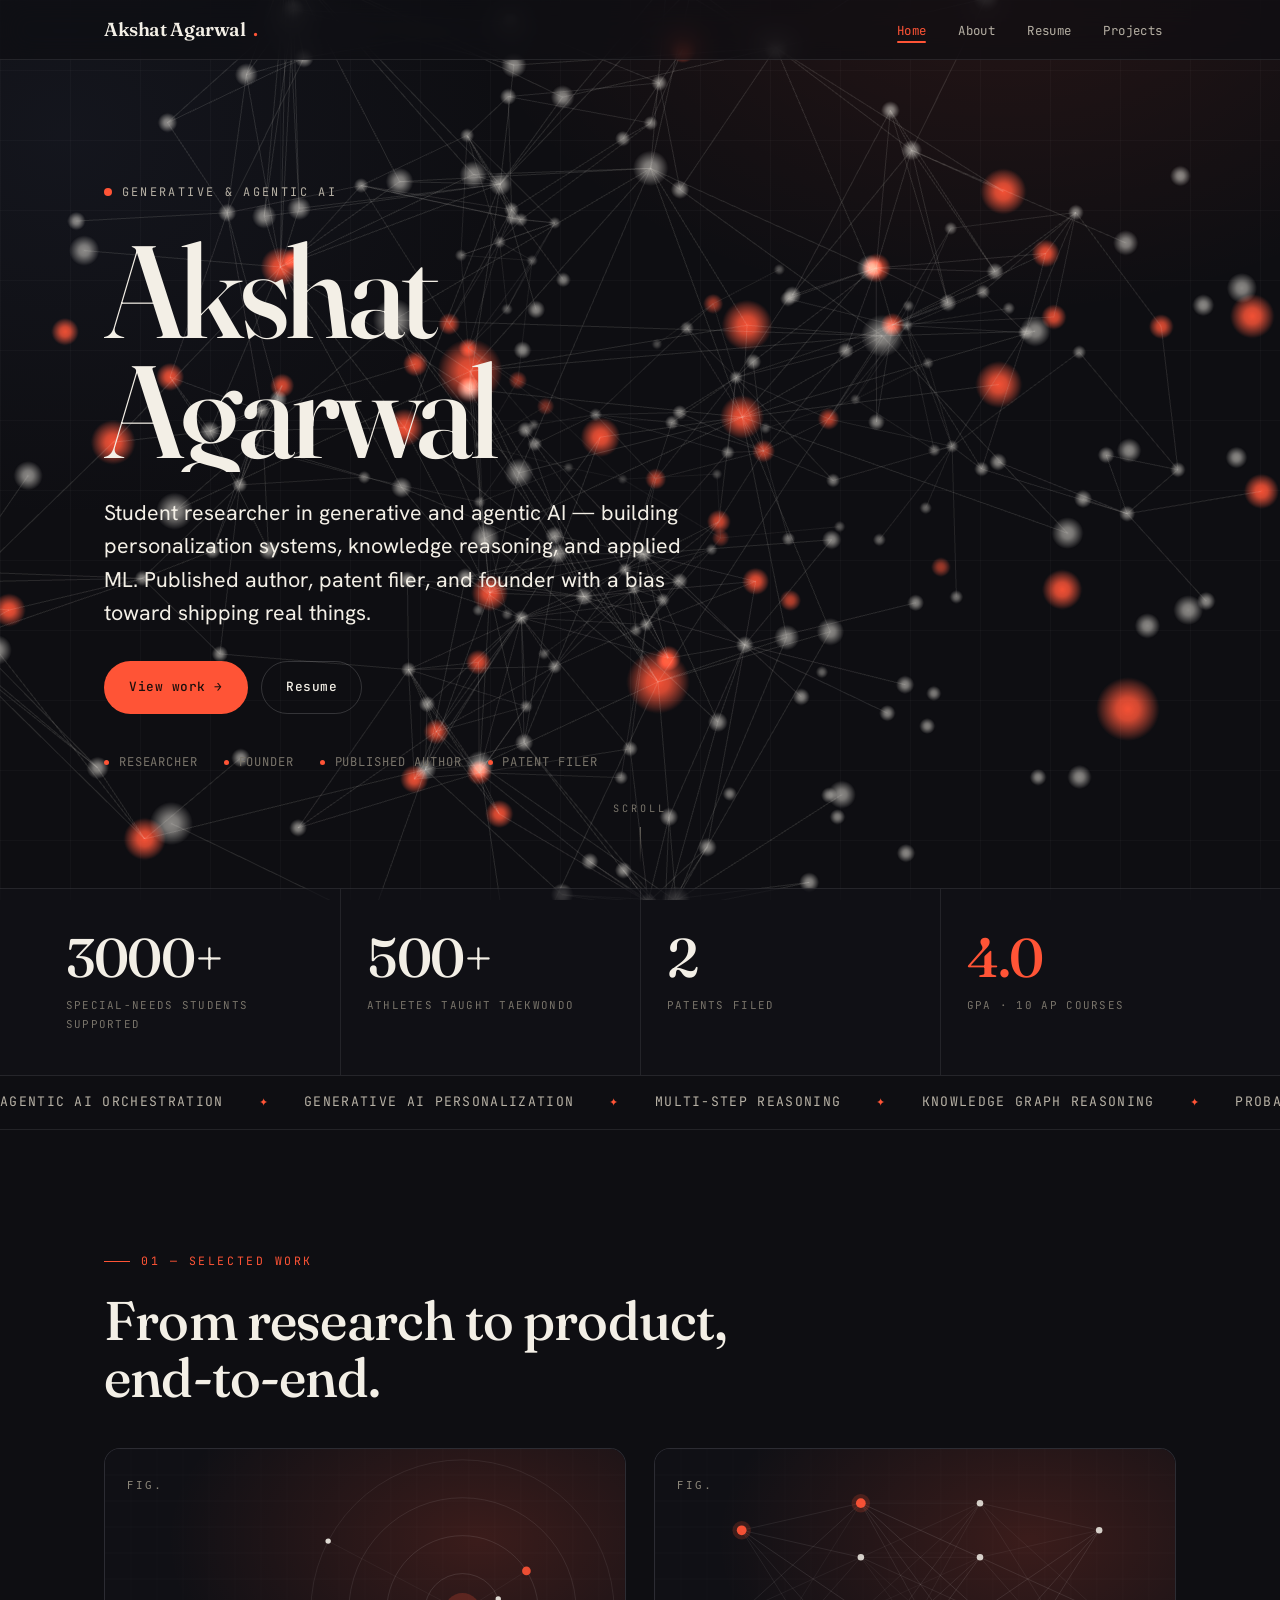
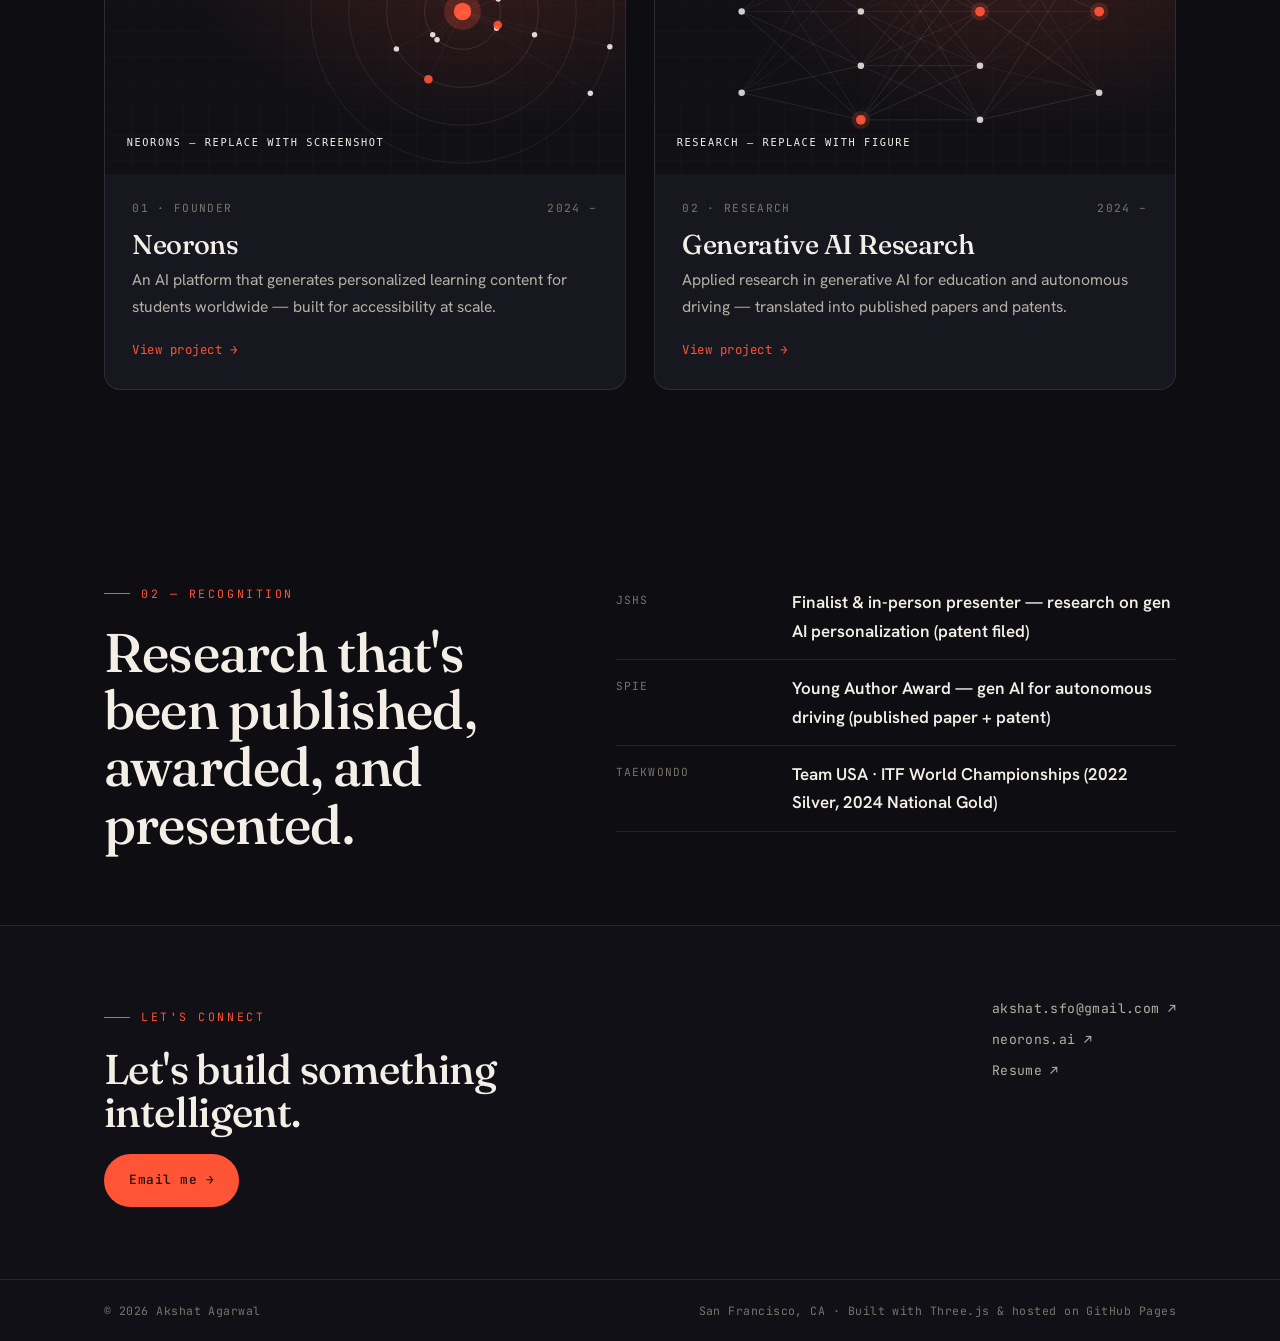
<file: portfolio/index.html>
<!doctype html>
<html lang="en">
<head>
  <meta charset="utf-8">
  <meta name="viewport" content="width=device-width, initial-scale=1">
  <title>Akshat Agarwal — Generative & Agentic AI</title>
  <meta name="description" content="Akshat Agarwal — student researcher in generative and agentic AI, founder of Neorons, published author and patent filer.">
  <link rel="icon" href="images/favicon.svg" type="image/svg+xml">
  <link rel="preconnect" href="https://fonts.googleapis.com">
  <link rel="preconnect" href="https://fonts.gstatic.com" crossorigin>
  <link href="https://fonts.googleapis.com/css2?family=Fraunces:ital,opsz,wght@0,9..144,400;0,9..144,500;0,9..144,600;1,9..144,400;1,9..144,500&family=Hanken+Grotesk:wght@400;500;600;700&family=JetBrains+Mono:wght@400;500&display=swap" rel="stylesheet">
  <link rel="stylesheet" href="css/style.css">
  <noscript><style>.reveal{opacity:1!important;transform:none!important}.fade-up{opacity:1!important;transform:none!important}.hero h1 .ln>span{transform:none!important}</style></noscript>
</head>
<body>
  <div id="progress"></div>
  <canvas id="bg-canvas"></canvas>

  <div class="page">
    <!-- ============ NAV (identical on every page) ============ -->
    <header class="nav">
      <div class="nav__inner">
        <a class="brand" href="index.html">Akshat Agarwal<span class="dot">.</span></a>
        <button class="nav__toggle" aria-label="Toggle menu" aria-expanded="false"><span></span></button>
        <ul class="nav__links">
          <li><a href="index.html" aria-current="page">Home</a></li>
          <li><a href="about.html">About</a></li>
          <li><a href="resume.html">Resume</a></li>
          <li><a href="projects.html">Projects</a></li>
        </ul>
      </div>
    </header>

    <!-- ============ HERO ============ -->
    <section class="hero wrap">
      <div class="hero__inner">
        <p class="hero__tag fade-up d1"><span class="pulse"></span> Generative &amp; Agentic AI</p>
        <h1>
          <span class="ln"><span>Akshat</span></span>
          <span class="ln"><span>Agarwal</span></span>
        </h1>
        <p class="lead hero__sub fade-up d3">Student researcher in generative and agentic AI — building personalization systems, knowledge reasoning, and applied ML. Published author, patent filer, and founder with a bias toward shipping real things.</p>
        <div class="hero__cta fade-up d4">
          <a class="btn magnetic" href="projects.html">View work <span class="arrow">→</span></a>
          <a class="btn btn--ghost magnetic" href="resume.html">Resume</a>
        </div>
        <div class="hero__roles fade-up d5">
          <span>Researcher</span><span>Founder</span><span>Published Author</span><span>Patent Filer</span>
        </div>
      </div>
      <div class="scrollcue"><span>Scroll</span><span class="bar"></span></div>
    </section>

    <!-- ============ STATS ============ -->
    <section class="stats">
      <div class="stats__grid wrap" style="padding-inline:0;">
        <div class="reveal">
          <div class="stat__num" data-count="3000" data-suffix="+">0</div>
          <div class="stat__label">Special-needs students supported</div>
        </div>
        <div class="reveal" data-d="1">
          <div class="stat__num" data-count="500" data-suffix="+">0</div>
          <div class="stat__label">Athletes taught taekwondo</div>
        </div>
        <div class="reveal" data-d="2">
          <div class="stat__num" data-count="2">0</div>
          <div class="stat__label">Patents filed</div>
        </div>
        <div class="reveal" data-d="3">
          <div class="stat__num"><span class="accent" data-count="4.0" data-decimals="1">0.0</span></div>
          <div class="stat__label">GPA · 10 AP courses</div>
        </div>
      </div>
    </section>

    <!-- ============ MARQUEE ============ -->
    <div class="strip" aria-hidden="true">
      <div class="strip__track">
        <span>Agentic AI orchestration</span><span>Generative AI personalization</span><span>Multi-step reasoning</span><span>Knowledge graph reasoning</span><span>Probabilistic decision models</span><span>Deep learning · PyTorch</span><span>LLM prompt &amp; system design</span>
        <span>Agentic AI orchestration</span><span>Generative AI personalization</span><span>Multi-step reasoning</span><span>Knowledge graph reasoning</span><span>Probabilistic decision models</span><span>Deep learning · PyTorch</span><span>LLM prompt &amp; system design</span>
      </div>
    </div>

    <!-- ============ FEATURED WORK ============ -->
    <section class="section wrap">
      <p class="eyebrow reveal">01 — Selected work</p>
      <h2 class="headline reveal" style="margin-bottom:2.6rem;">From research to product, end&#8209;to&#8209;end.</h2>
      <div class="grid-2">
        <a class="card reveal" href="project-1.html">
          <div class="card__media"><img src="images/project-neorons.svg" alt="Neorons"></div>
          <div class="card__body">
            <div class="card__kicker"><span>01 · Founder</span><span>2024 –</span></div>
            <h3>Neorons</h3>
            <p>An AI platform that generates personalized learning content for students worldwide — built for accessibility at scale.</p>
            <span class="card__link">View project <span class="arrow">→</span></span>
          </div>
        </a>
        <a class="card reveal" data-d="1" href="project-2.html">
          <div class="card__media"><img src="images/project-research.svg" alt="Generative AI Research"></div>
          <div class="card__body">
            <div class="card__kicker"><span>02 · Research</span><span>2024 –</span></div>
            <h3>Generative AI Research</h3>
            <p>Applied research in generative AI for education and autonomous driving — translated into published papers and patents.</p>
            <span class="card__link">View project <span class="arrow">→</span></span>
          </div>
        </a>
      </div>
    </section>

    <!-- ============ RECOGNITION ============ -->
    <section class="section--tight wrap">
      <div class="split">
        <div class="reveal">
          <p class="eyebrow">02 — Recognition</p>
          <h2 class="headline">Research that's been published, awarded, and presented.</h2>
        </div>
        <div class="reveal" data-d="1">
          <ul class="facts">
            <li><span>JSHS</span><strong>Finalist &amp; in-person presenter — research on gen AI personalization (patent filed)</strong></li>
            <li><span>SPIE</span><strong>Young Author Award — gen AI for autonomous driving (published paper + patent)</strong></li>
            <li><span>Taekwondo</span><strong>Team USA · ITF World Championships (2022 Silver, 2024 National Gold)</strong></li>
          </ul>
        </div>
      </div>
    </section>

    <!-- ============ FOOTER (identical on every page) ============ -->
    <footer class="footer">
      <div class="footer__inner">
        <div>
          <p class="eyebrow">Let's connect</p>
          <h3>Let's build something intelligent.</h3>
          <a class="btn magnetic" href="mailto:akshat.sfo@gmail.com">Email me <span class="arrow">→</span></a>
        </div>
        <div class="links">
          <a href="mailto:akshat.sfo@gmail.com">akshat.sfo@gmail.com <span class="arrow">↗</span></a>
          <a href="https://neorons.ai" target="_blank" rel="noopener">neorons.ai <span class="arrow">↗</span></a>
          <a href="resume.html">Resume <span class="arrow">↗</span></a>
        </div>
      </div>
      <div class="footer__bottom">
        <div class="wrap">
          <span>© <span data-year></span> Akshat Agarwal</span>
          <span>San Francisco, CA · Built with Three.js &amp; hosted on GitHub Pages</span>
        </div>
      </div>
    </footer>
  </div>

  <script src="js/three.min.js"></script>
  <script src="js/scene.js"></script>
  <script src="js/main.js"></script>
</body>
</html>
</file>
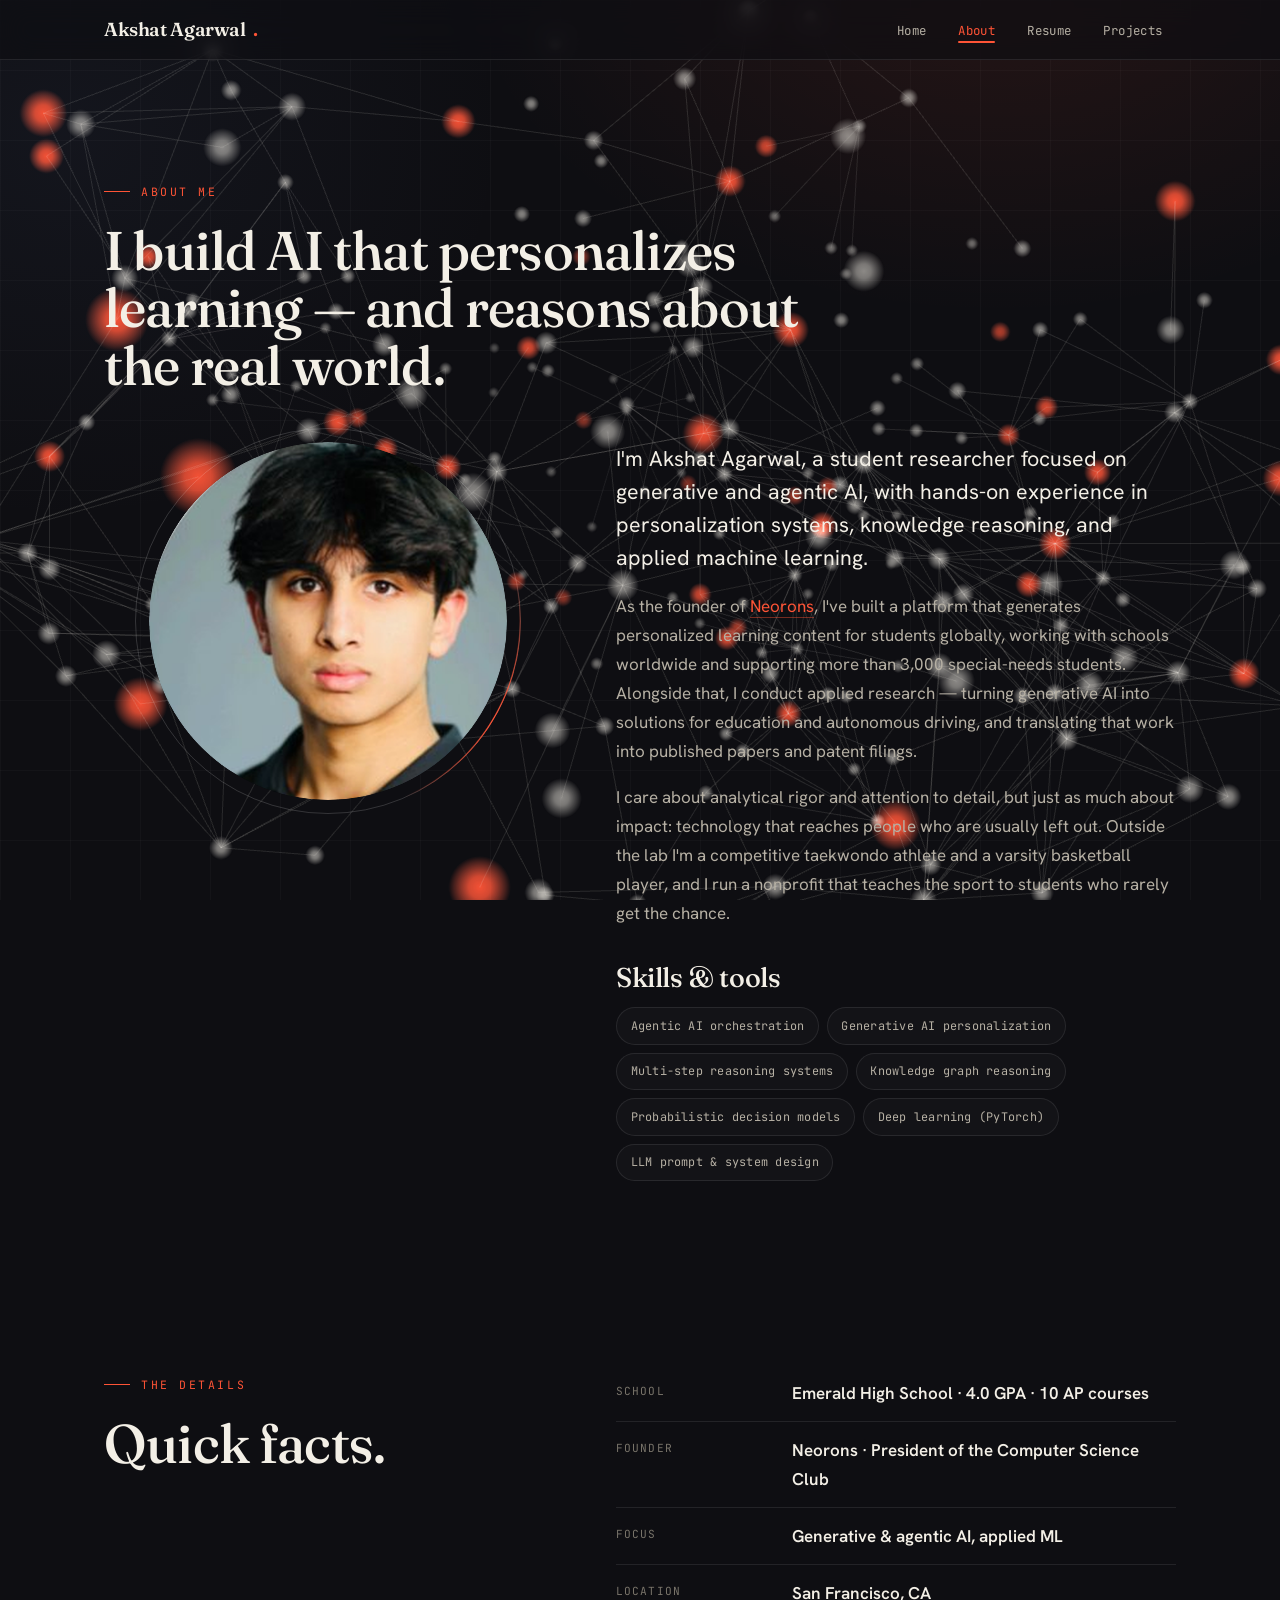
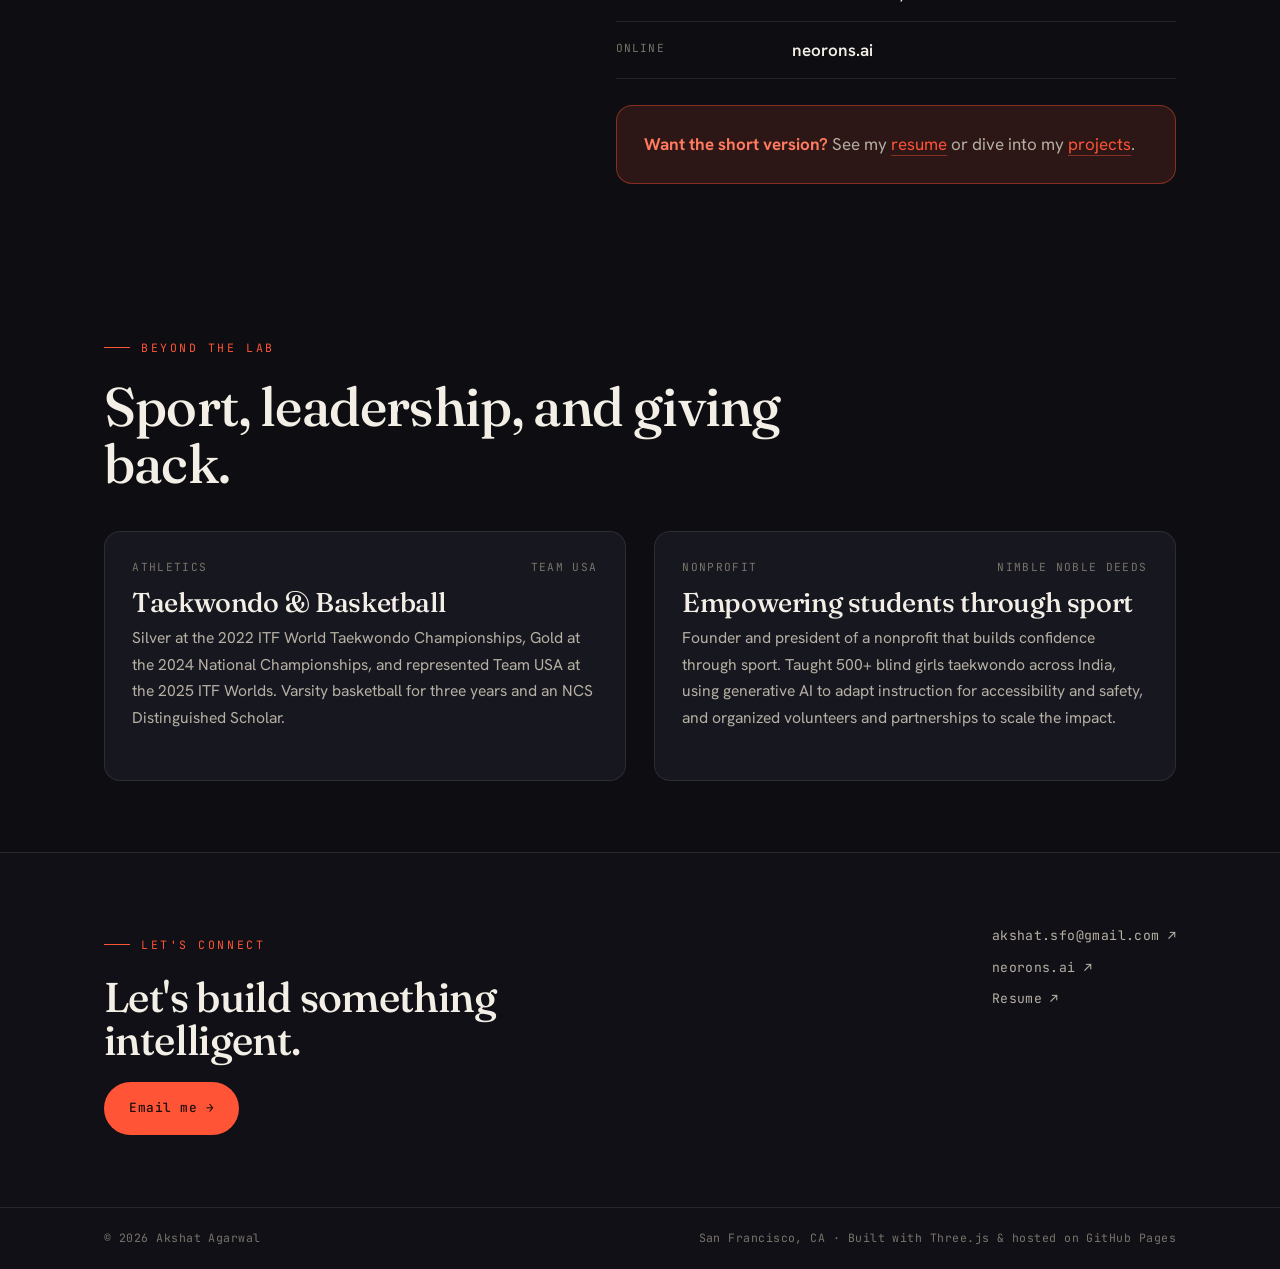
<file: portfolio/about.html>
<!doctype html>
<html lang="en">
<head>
  <meta charset="utf-8">
  <meta name="viewport" content="width=device-width, initial-scale=1">
  <title>About — Akshat Agarwal</title>
  <meta name="description" content="About Akshat Agarwal — AI researcher, founder, athlete, and published author.">
  <link rel="icon" href="images/favicon.svg" type="image/svg+xml">
  <link rel="preconnect" href="https://fonts.googleapis.com">
  <link rel="preconnect" href="https://fonts.gstatic.com" crossorigin>
  <link href="https://fonts.googleapis.com/css2?family=Fraunces:ital,opsz,wght@0,9..144,400;0,9..144,500;0,9..144,600;1,9..144,400;1,9..144,500&family=Hanken+Grotesk:wght@400;500;600;700&family=JetBrains+Mono:wght@400;500&display=swap" rel="stylesheet">
  <link rel="stylesheet" href="css/style.css">
  <noscript><style>.reveal{opacity:1!important;transform:none!important}.fade-up{opacity:1!important;transform:none!important}.hero h1 .ln>span{transform:none!important}</style></noscript>
</head>
<body>
  <div id="progress"></div>
  <canvas id="bg-canvas"></canvas>

  <div class="page">
    <header class="nav">
      <div class="nav__inner">
        <a class="brand" href="index.html">Akshat Agarwal<span class="dot">.</span></a>
        <button class="nav__toggle" aria-label="Toggle menu" aria-expanded="false"><span></span></button>
        <ul class="nav__links">
          <li><a href="index.html">Home</a></li>
          <li><a href="about.html" aria-current="page">About</a></li>
          <li><a href="resume.html">Resume</a></li>
          <li><a href="projects.html">Projects</a></li>
        </ul>
      </div>
    </header>

    <section class="section wrap">
      <p class="eyebrow reveal">About me</p>
      <h2 class="headline reveal" style="margin-bottom:3rem;">I build AI that personalizes learning — and reasons about the real world.</h2>

      <div class="split">
        <div class="reveal">
          <div class="portrait"><img src="images/akshat-circle.png" alt="Portrait of Akshat Agarwal"></div>
        </div>
        <div class="reveal" data-d="1">
          <p class="lead">I'm Akshat Agarwal, a student researcher focused on generative and agentic AI, with hands-on experience in personalization systems, knowledge reasoning, and applied machine learning.</p>
          <p>As the founder of <a class="inline" href="https://neorons.ai" target="_blank" rel="noopener">Neorons</a>, I've built a platform that generates personalized learning content for students globally, working with schools worldwide and supporting more than 3,000 special-needs students. Alongside that, I conduct applied research — turning generative AI into solutions for education and autonomous driving, and translating that work into published papers and patent filings.</p>
          <p>I care about analytical rigor and attention to detail, but just as much about impact: technology that reaches people who are usually left out. Outside the lab I'm a competitive taekwondo athlete and a varsity basketball player, and I run a nonprofit that teaches the sport to students who rarely get the chance.</p>

          <h3 style="margin:2.2rem 0 1rem;">Skills &amp; tools</h3>
          <ul class="chips">
            <li>Agentic AI orchestration</li>
            <li>Generative AI personalization</li>
            <li>Multi-step reasoning systems</li>
            <li>Knowledge graph reasoning</li>
            <li>Probabilistic decision models</li>
            <li>Deep learning (PyTorch)</li>
            <li>LLM prompt &amp; system design</li>
          </ul>
        </div>
      </div>
    </section>

    <!-- Quick facts -->
    <section class="section--tight wrap">
      <div class="split">
        <div class="reveal">
          <p class="eyebrow">The details</p>
          <h2 class="headline">Quick facts.</h2>
        </div>
        <div class="reveal" data-d="1">
          <ul class="facts">
            <li><span>School</span><strong>Emerald High School · 4.0 GPA · 10 AP courses</strong></li>
            <li><span>Founder</span><strong>Neorons · President of the Computer Science Club</strong></li>
            <li><span>Focus</span><strong>Generative &amp; agentic AI, applied ML</strong></li>
            <li><span>Location</span><strong>San Francisco, CA</strong></li>
            <li><span>Online</span><strong>neorons.ai</strong></li>
          </ul>
          <div class="callout" style="margin-top:1.6rem;">
            <p><strong>Want the short version?</strong> See my <a class="inline" href="resume.html">resume</a> or dive into my <a class="inline" href="projects.html">projects</a>.</p>
          </div>
        </div>
      </div>
    </section>

    <!-- Beyond the lab -->
    <section class="section--tight wrap">
      <p class="eyebrow reveal">Beyond the lab</p>
      <h2 class="headline reveal" style="margin-bottom:2.4rem;">Sport, leadership, and giving back.</h2>
      <div class="grid-2">
        <div class="card reveal" style="cursor:default;">
          <div class="card__body">
            <div class="card__kicker"><span>Athletics</span><span>Team USA</span></div>
            <h3>Taekwondo &amp; Basketball</h3>
            <p>Silver at the 2022 ITF World Taekwondo Championships, Gold at the 2024 National Championships, and represented Team USA at the 2025 ITF Worlds. Varsity basketball for three years and an NCS Distinguished Scholar.</p>
          </div>
        </div>
        <div class="card reveal" data-d="1" style="cursor:default;">
          <div class="card__body">
            <div class="card__kicker"><span>Nonprofit</span><span>Nimble Noble Deeds</span></div>
            <h3>Empowering students through sport</h3>
            <p>Founder and president of a nonprofit that builds confidence through sport. Taught 500+ blind girls taekwondo across India, using generative AI to adapt instruction for accessibility and safety, and organized volunteers and partnerships to scale the impact.</p>
          </div>
        </div>
      </div>
    </section>

    <footer class="footer">
      <div class="footer__inner">
        <div>
          <p class="eyebrow">Let's connect</p>
          <h3>Let's build something intelligent.</h3>
          <a class="btn magnetic" href="mailto:akshat.sfo@gmail.com">Email me <span class="arrow">→</span></a>
        </div>
        <div class="links">
          <a href="mailto:akshat.sfo@gmail.com">akshat.sfo@gmail.com <span class="arrow">↗</span></a>
          <a href="https://neorons.ai" target="_blank" rel="noopener">neorons.ai <span class="arrow">↗</span></a>
          <a href="resume.html">Resume <span class="arrow">↗</span></a>
        </div>
      </div>
      <div class="footer__bottom">
        <div class="wrap">
          <span>© <span data-year></span> Akshat Agarwal</span>
          <span>San Francisco, CA · Built with Three.js &amp; hosted on GitHub Pages</span>
        </div>
      </div>
    </footer>
  </div>

  <script src="js/three.min.js"></script>
  <script src="js/scene.js"></script>
  <script src="js/main.js"></script>
</body>
</html>
</file>
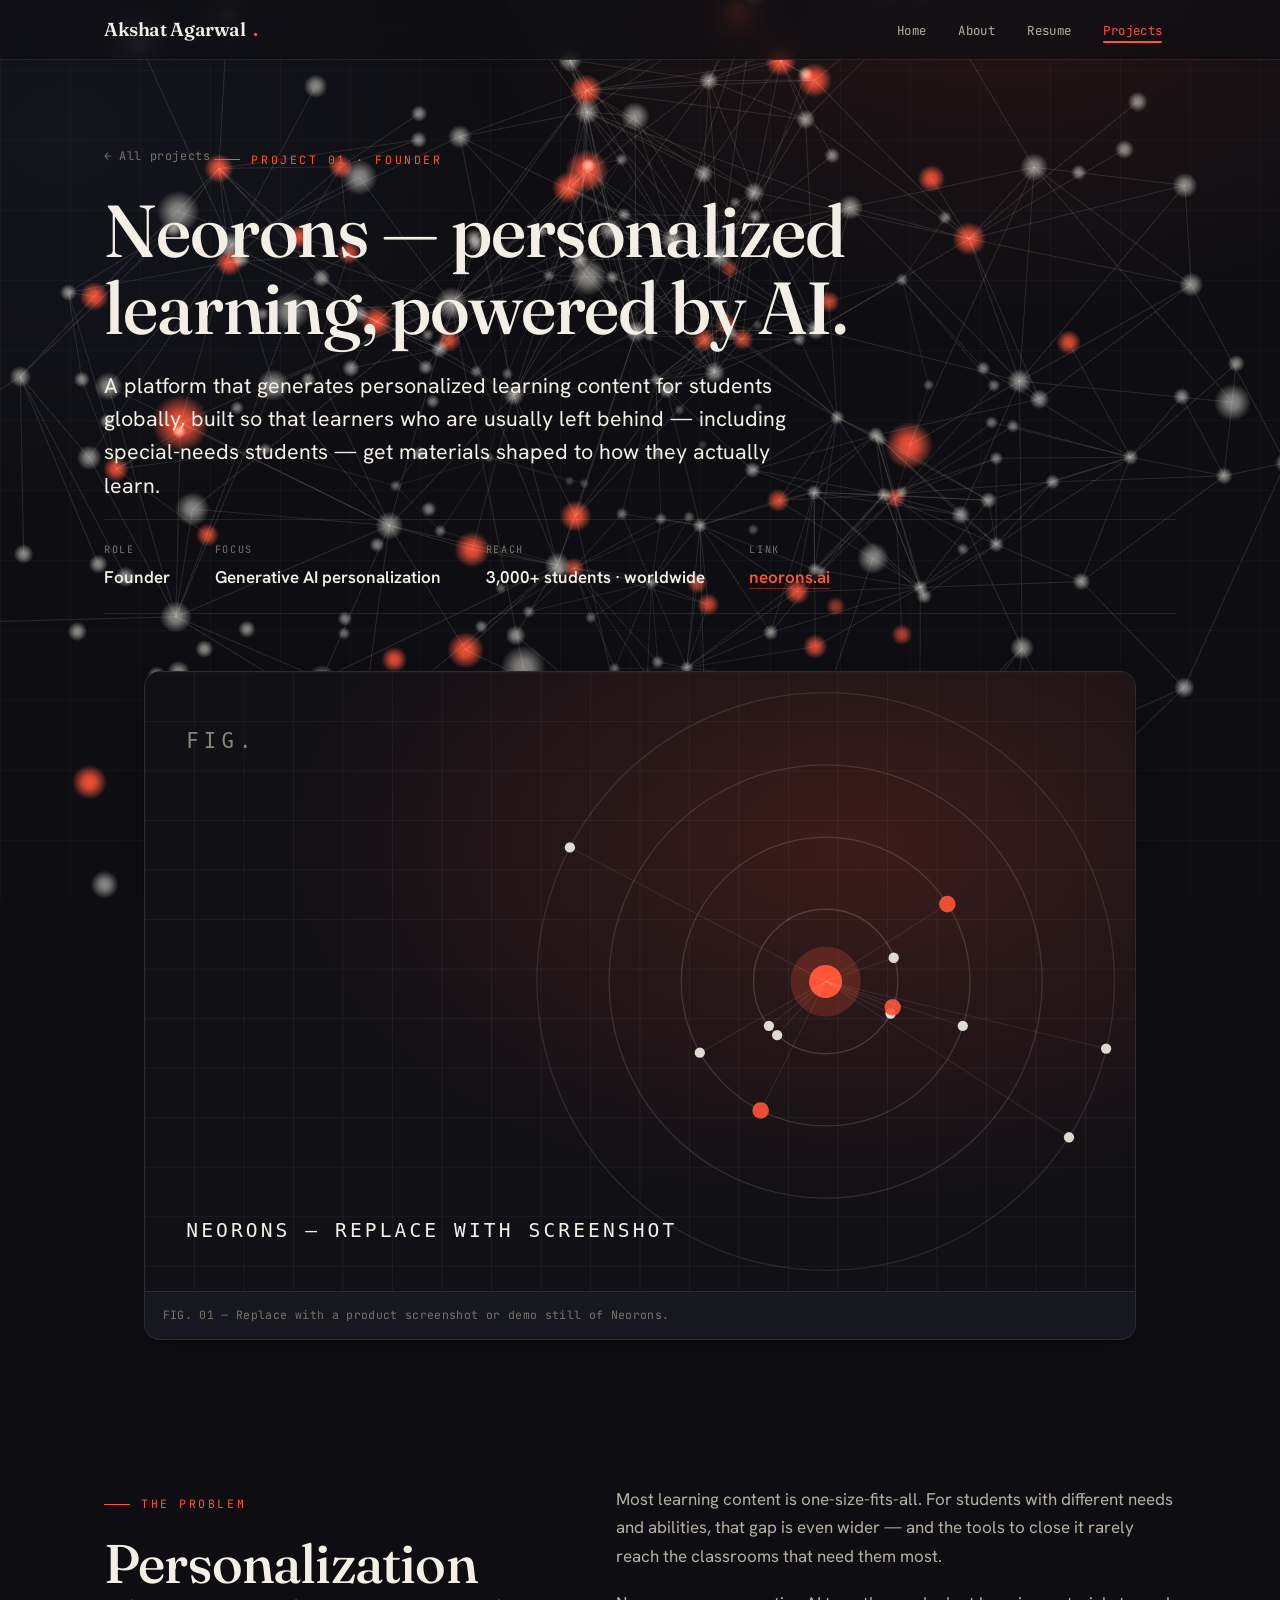
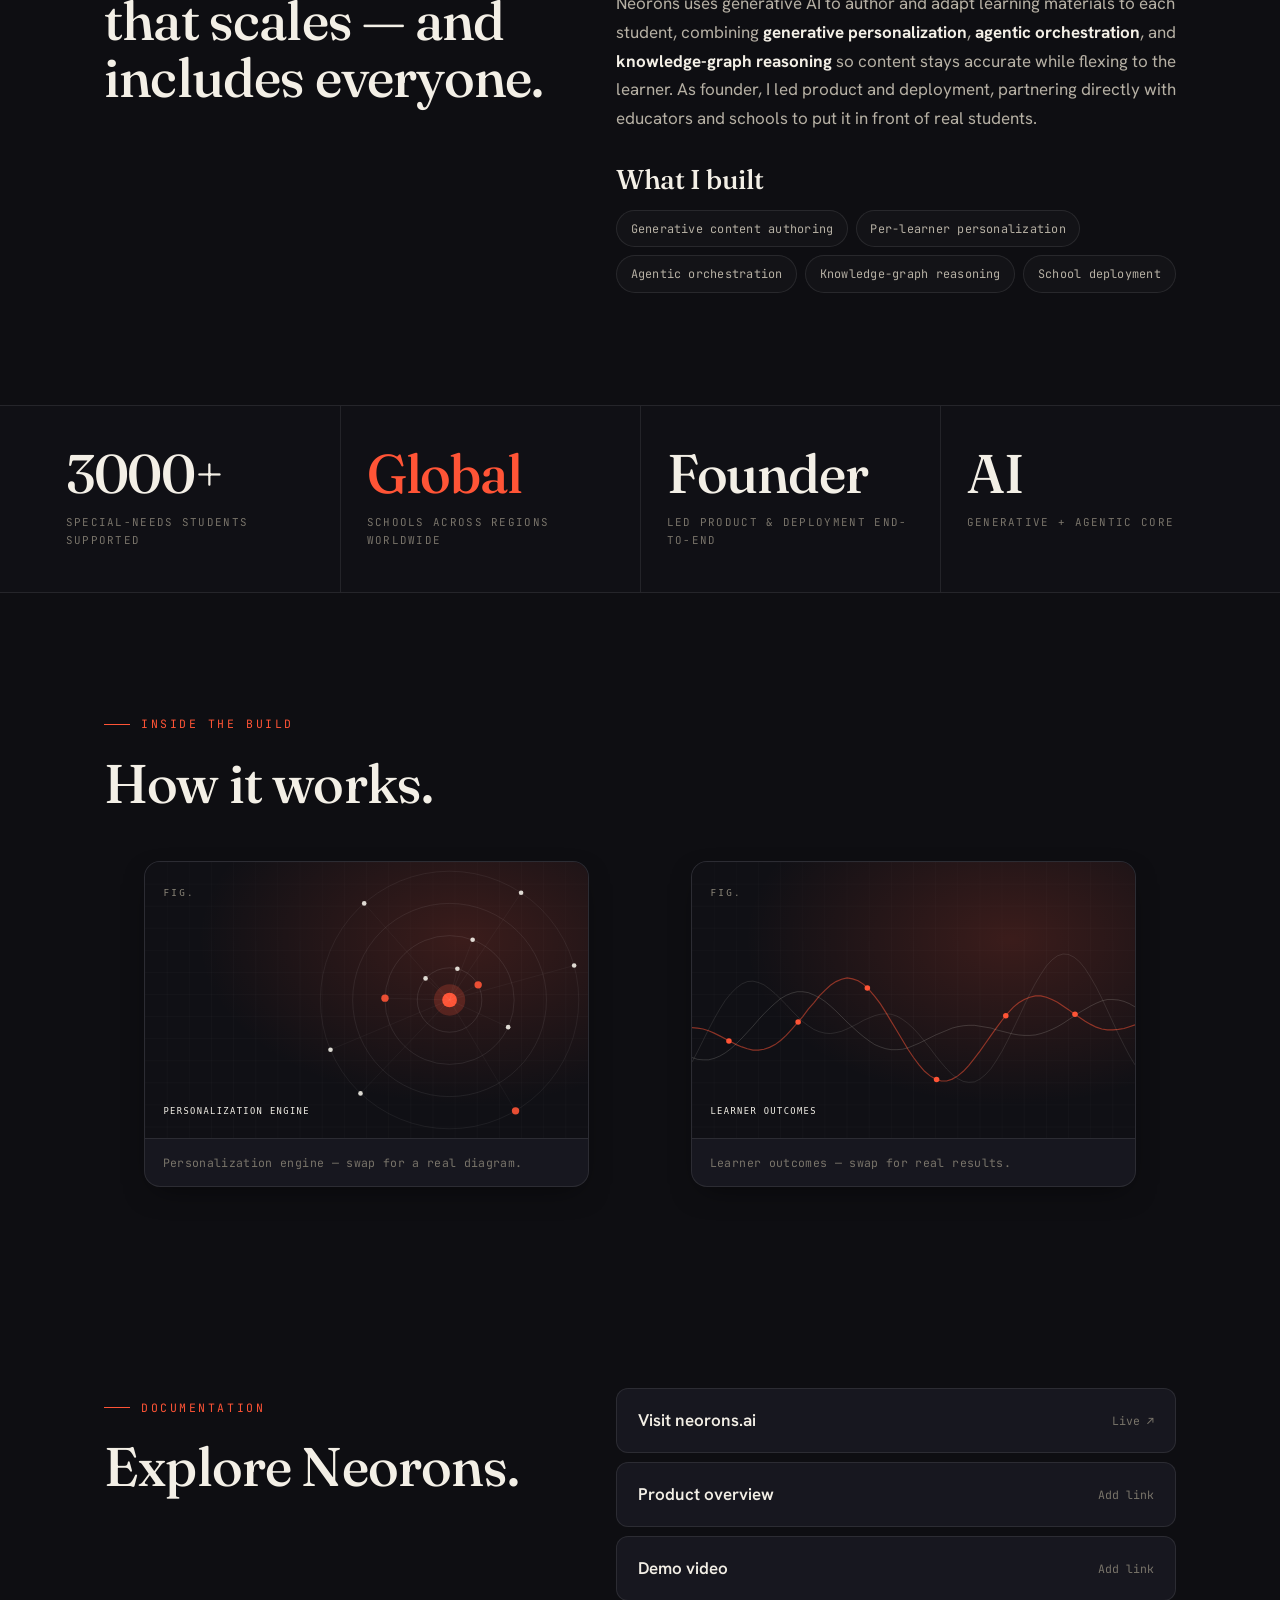
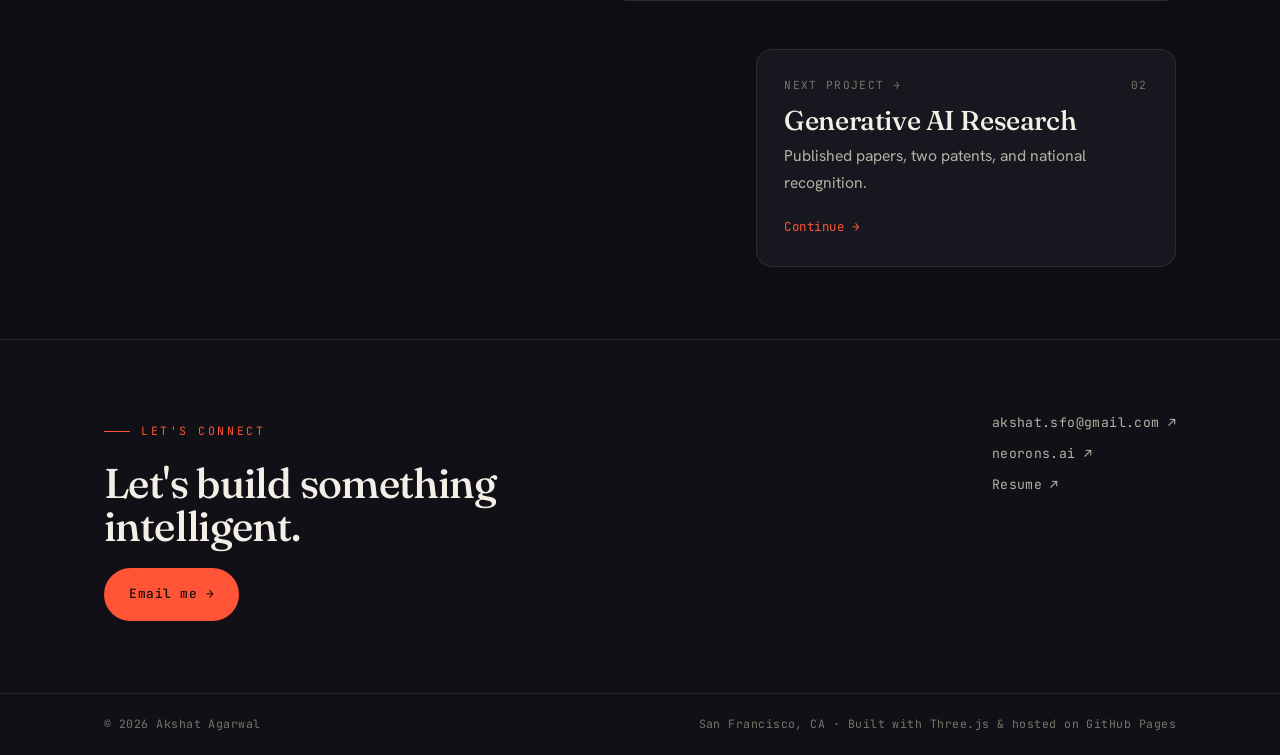
<file: portfolio/project-1.html>
<!doctype html>
<html lang="en">
<head>
  <meta charset="utf-8">
  <meta name="viewport" content="width=device-width, initial-scale=1">
  <title>Neorons — Akshat Agarwal</title>
  <meta name="description" content="Neorons — an AI platform that generates personalized learning content for students worldwide.">
  <link rel="icon" href="images/favicon.svg" type="image/svg+xml">
  <link rel="preconnect" href="https://fonts.googleapis.com">
  <link rel="preconnect" href="https://fonts.gstatic.com" crossorigin>
  <link href="https://fonts.googleapis.com/css2?family=Fraunces:ital,opsz,wght@0,9..144,400;0,9..144,500;0,9..144,600;1,9..144,400;1,9..144,500&family=Hanken+Grotesk:wght@400;500;600;700&family=JetBrains+Mono:wght@400;500&display=swap" rel="stylesheet">
  <link rel="stylesheet" href="css/style.css">
  <noscript><style>.reveal{opacity:1!important;transform:none!important}.fade-up{opacity:1!important;transform:none!important}.hero h1 .ln>span{transform:none!important}</style></noscript>
</head>
<body>
  <div id="progress"></div>
  <canvas id="bg-canvas"></canvas>

  <div class="page">
    <header class="nav">
      <div class="nav__inner">
        <a class="brand" href="index.html">Akshat Agarwal<span class="dot">.</span></a>
        <button class="nav__toggle" aria-label="Toggle menu" aria-expanded="false"><span></span></button>
        <ul class="nav__links">
          <li><a href="index.html">Home</a></li>
          <li><a href="about.html">About</a></li>
          <li><a href="resume.html">Resume</a></li>
          <li><a href="projects.html" aria-current="page">Projects</a></li>
        </ul>
      </div>
    </header>

    <!-- HERO -->
    <section class="proj-hero wrap">
      <a class="back reveal" href="projects.html">← All projects</a>
      <p class="eyebrow reveal">Project 01 · Founder</p>
      <h1 class="reveal">Neorons — personalized learning, powered by AI.</h1>
      <p class="lead reveal" data-d="1" style="max-width:60ch;">A platform that generates personalized learning content for students globally, built so that learners who are usually left behind — including special-needs students — get materials shaped to how they actually learn.</p>
      <div class="proj-meta reveal" data-d="2">
        <div><span>Role</span><strong>Founder</strong></div>
        <div><span>Focus</span><strong>Generative AI personalization</strong></div>
        <div><span>Reach</span><strong>3,000+ students · worldwide</strong></div>
        <div><span>Link</span><strong><a class="inline" href="https://neorons.ai" target="_blank" rel="noopener">neorons.ai</a></strong></div>
      </div>
    </section>

    <!-- COVER -->
    <section class="wrap" style="padding-bottom:1rem;">
      <figure class="figure reveal">
        <img src="images/project-neorons.svg" alt="Neorons personalization concept">
        <figcaption>FIG. 01 — Replace with a product screenshot or demo still of Neorons.</figcaption>
      </figure>
    </section>

    <!-- OVERVIEW -->
    <section class="section wrap">
      <div class="split">
        <div class="reveal">
          <p class="eyebrow">The problem</p>
          <h2 class="headline">Personalization that scales — and includes everyone.</h2>
        </div>
        <div class="reveal" data-d="1">
          <p>Most learning content is one-size-fits-all. For students with different needs and abilities, that gap is even wider — and the tools to close it rarely reach the classrooms that need them most.</p>
          <p>Neorons uses generative AI to author and adapt learning materials to each student, combining <strong>generative personalization</strong>, <strong>agentic orchestration</strong>, and <strong>knowledge-graph reasoning</strong> so content stays accurate while flexing to the learner. As founder, I led product and deployment, partnering directly with educators and schools to put it in front of real students.</p>
          <h3 style="margin:2rem 0 1rem;">What I built</h3>
          <ul class="chips">
            <li>Generative content authoring</li>
            <li>Per-learner personalization</li>
            <li>Agentic orchestration</li>
            <li>Knowledge-graph reasoning</li>
            <li>School deployment</li>
          </ul>
        </div>
      </div>
    </section>

    <!-- IMPACT -->
    <section class="stats">
      <div class="stats__grid wrap" style="padding-inline:0;">
        <div class="reveal">
          <div class="stat__num" data-count="3000" data-suffix="+">0</div>
          <div class="stat__label">Special-needs students supported</div>
        </div>
        <div class="reveal" data-d="1">
          <div class="stat__num"><span class="accent">Global</span></div>
          <div class="stat__label">Schools across regions worldwide</div>
        </div>
        <div class="reveal" data-d="2">
          <div class="stat__num">Founder</div>
          <div class="stat__label">Led product &amp; deployment end-to-end</div>
        </div>
        <div class="reveal" data-d="3">
          <div class="stat__num">AI</div>
          <div class="stat__label">Generative + agentic core</div>
        </div>
      </div>
    </section>

    <!-- GALLERY -->
    <section class="section wrap">
      <p class="eyebrow reveal">Inside the build</p>
      <h2 class="headline reveal" style="margin-bottom:2rem;">How it works.</h2>
      <div class="gallery">
        <figure class="figure reveal"><img src="images/p1-detail-1.svg" alt="Personalization engine"><figcaption>Personalization engine — swap for a real diagram.</figcaption></figure>
        <figure class="figure reveal" data-d="1"><img src="images/p1-detail-2.svg" alt="Learner outcomes"><figcaption>Learner outcomes — swap for real results.</figcaption></figure>
      </div>
    </section>

    <!-- LINKS -->
    <section class="section--tight wrap">
      <div class="split">
        <div class="reveal">
          <p class="eyebrow">Documentation</p>
          <h2 class="headline">Explore Neorons.</h2>
        </div>
        <div class="reveal" data-d="1">
          <ul class="doc-list">
            <li><a href="https://neorons.ai" target="_blank" rel="noopener"><span class="label">Visit neorons.ai</span><span class="meta">Live ↗</span></a></li>
            <!-- ✏️ EDIT: point these to a real demo / write-up, or delete -->
            <li><a href="#"><span class="label">Product overview</span><span class="meta">Add link</span></a></li>
            <li><a href="#"><span class="label">Demo video</span><span class="meta">Add link</span></a></li>
          </ul>
        </div>
      </div>

      <div style="display:flex; justify-content:flex-end; margin-top:3rem;">
        <a class="card reveal" href="project-2.html" style="max-width:420px; width:100%;">
          <div class="card__body">
            <div class="card__kicker"><span>Next project →</span><span>02</span></div>
            <h3>Generative AI Research</h3>
            <p>Published papers, two patents, and national recognition.</p>
            <span class="card__link">Continue <span class="arrow">→</span></span>
          </div>
        </a>
      </div>
    </section>

    <footer class="footer">
      <div class="footer__inner">
        <div>
          <p class="eyebrow">Let's connect</p>
          <h3>Let's build something intelligent.</h3>
          <a class="btn magnetic" href="mailto:akshat.sfo@gmail.com">Email me <span class="arrow">→</span></a>
        </div>
        <div class="links">
          <a href="mailto:akshat.sfo@gmail.com">akshat.sfo@gmail.com <span class="arrow">↗</span></a>
          <a href="https://neorons.ai" target="_blank" rel="noopener">neorons.ai <span class="arrow">↗</span></a>
          <a href="resume.html">Resume <span class="arrow">↗</span></a>
        </div>
      </div>
      <div class="footer__bottom">
        <div class="wrap">
          <span>© <span data-year></span> Akshat Agarwal</span>
          <span>San Francisco, CA · Built with Three.js &amp; hosted on GitHub Pages</span>
        </div>
      </div>
    </footer>
  </div>

  <script src="js/three.min.js"></script>
  <script src="js/scene.js"></script>
  <script src="js/main.js"></script>
</body>
</html>
</file>
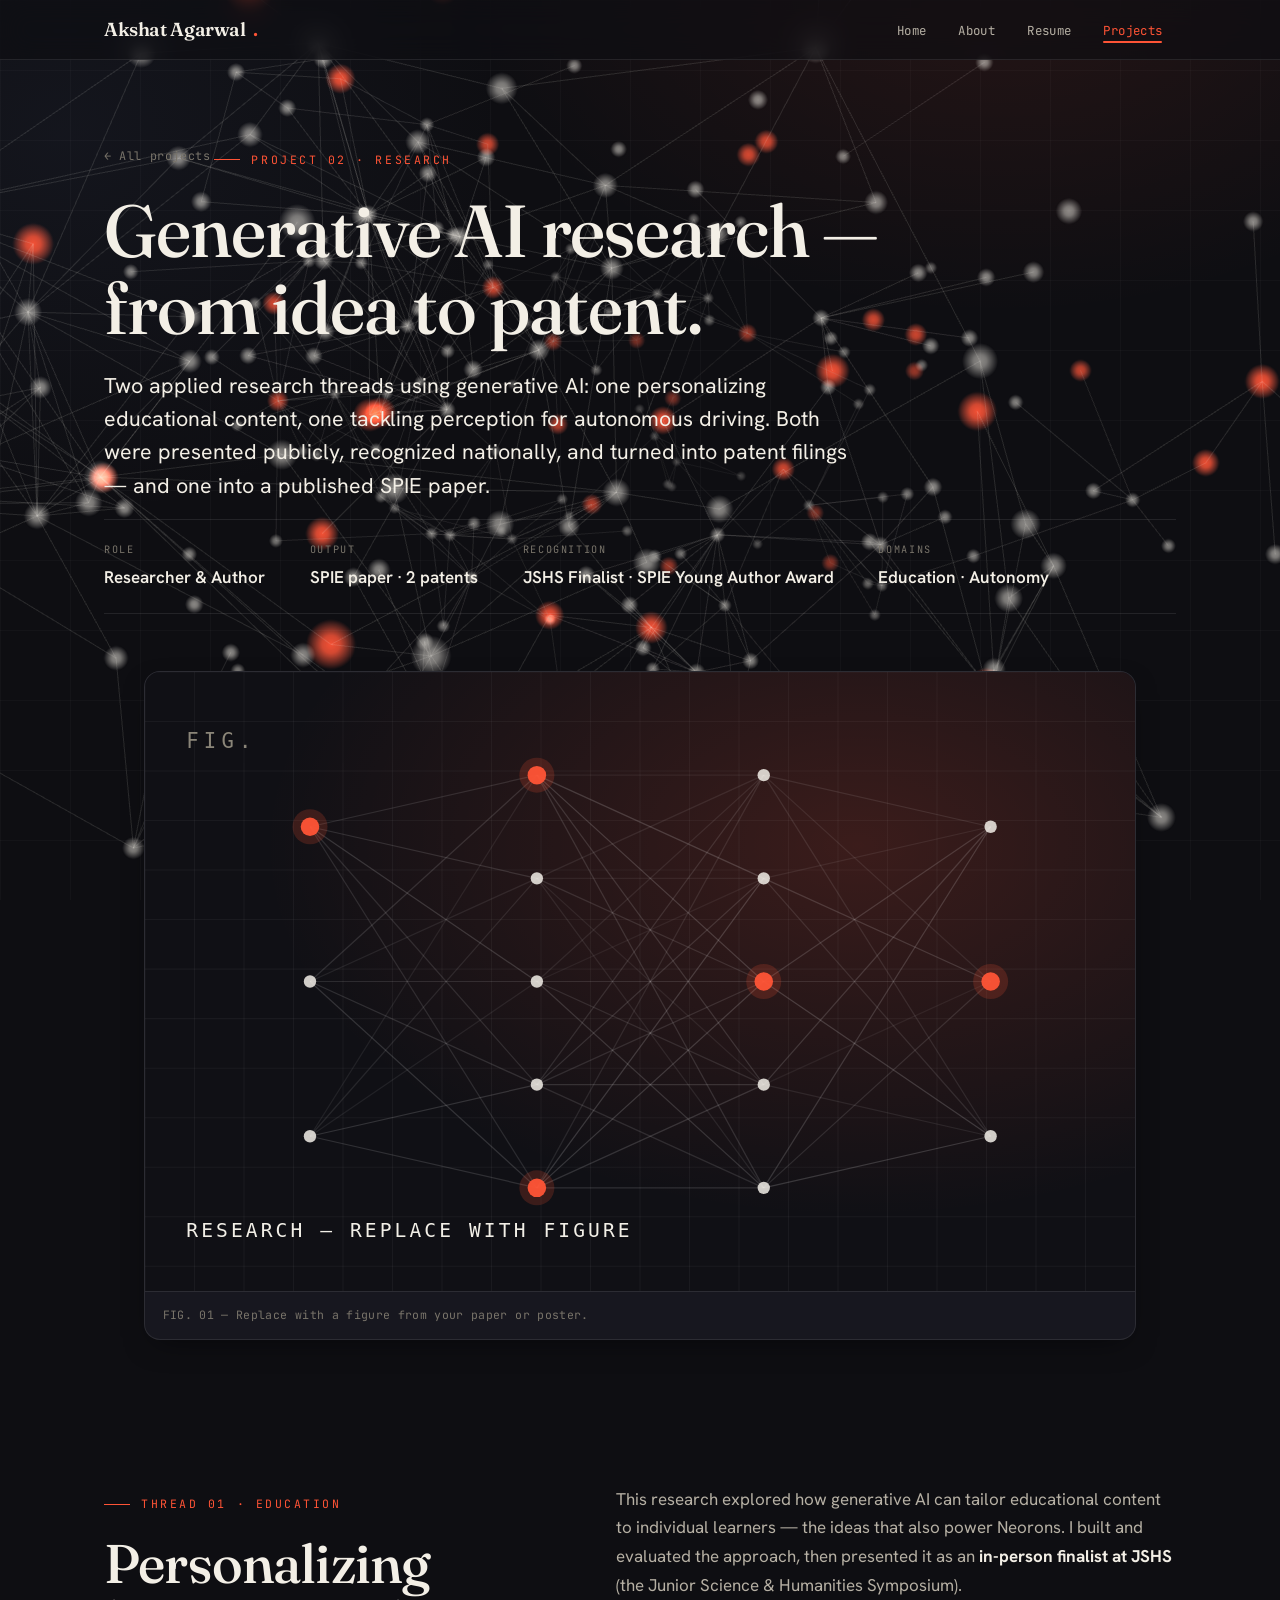
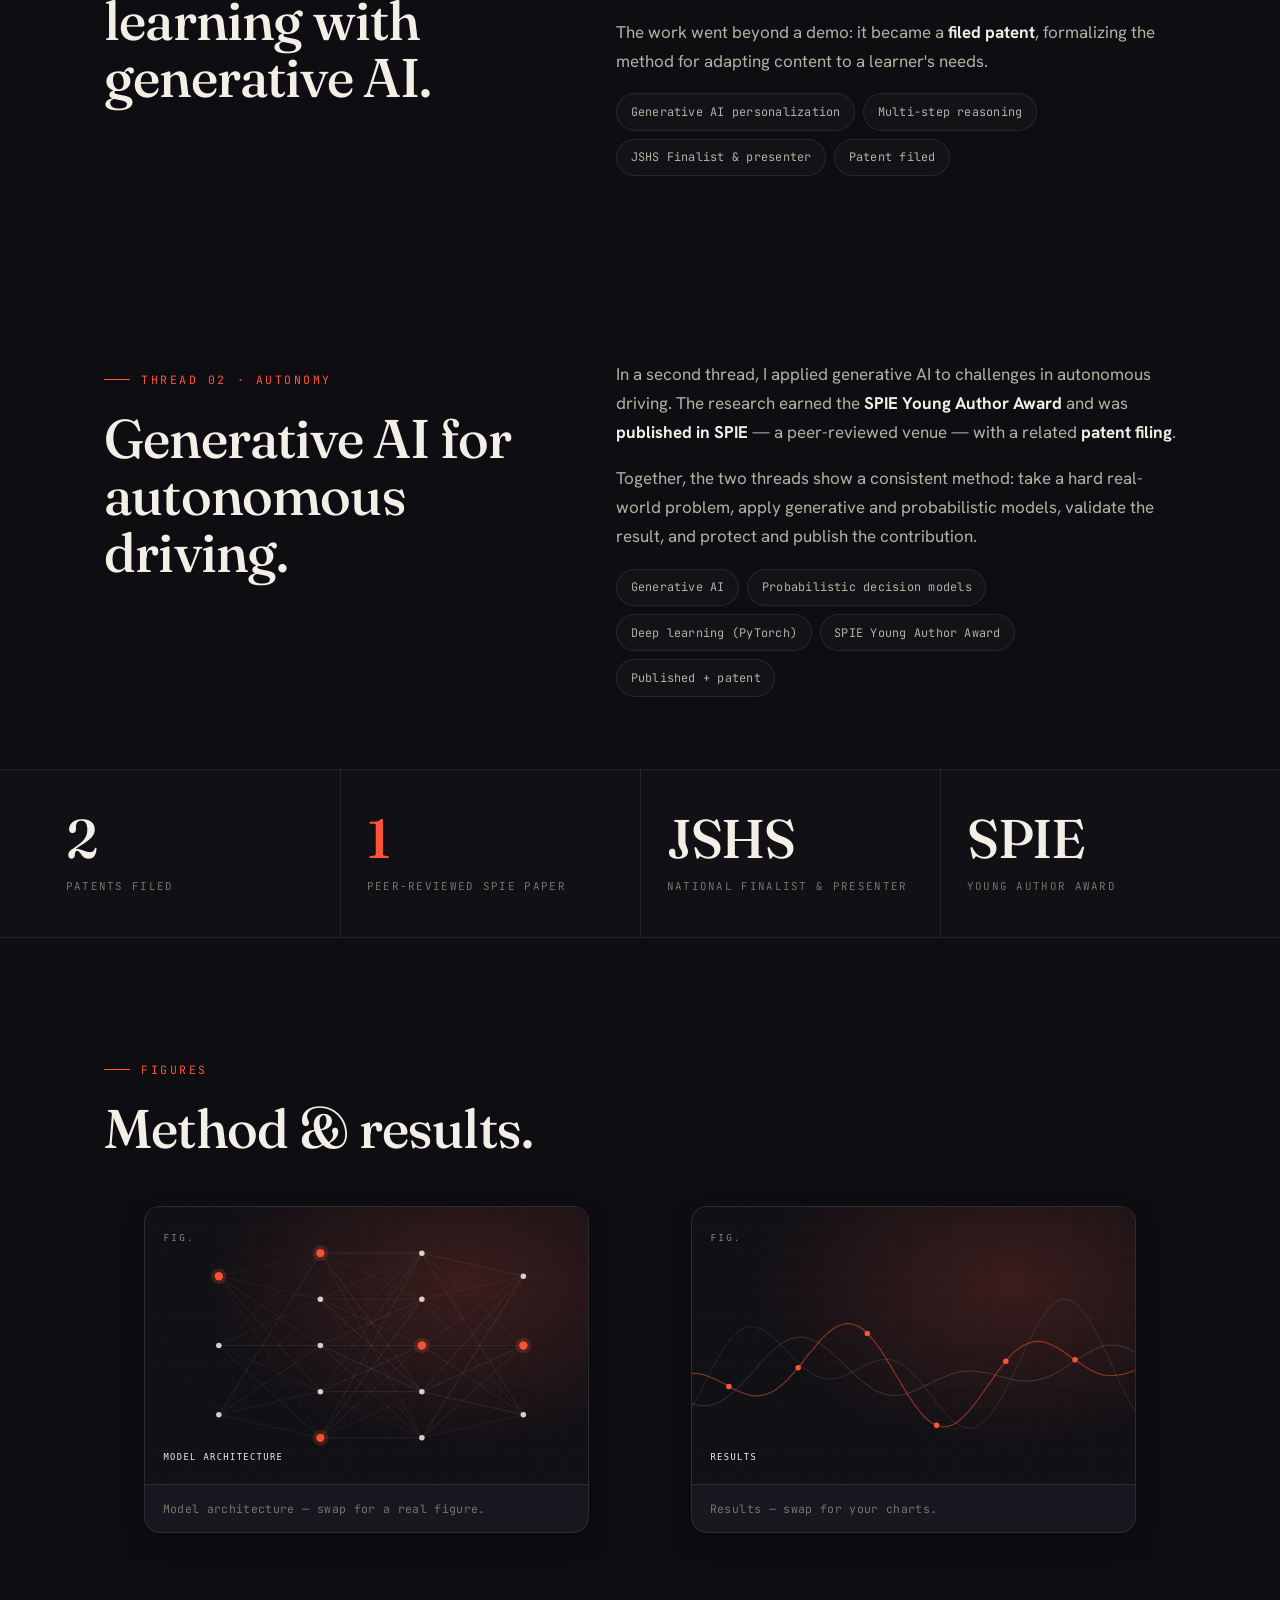
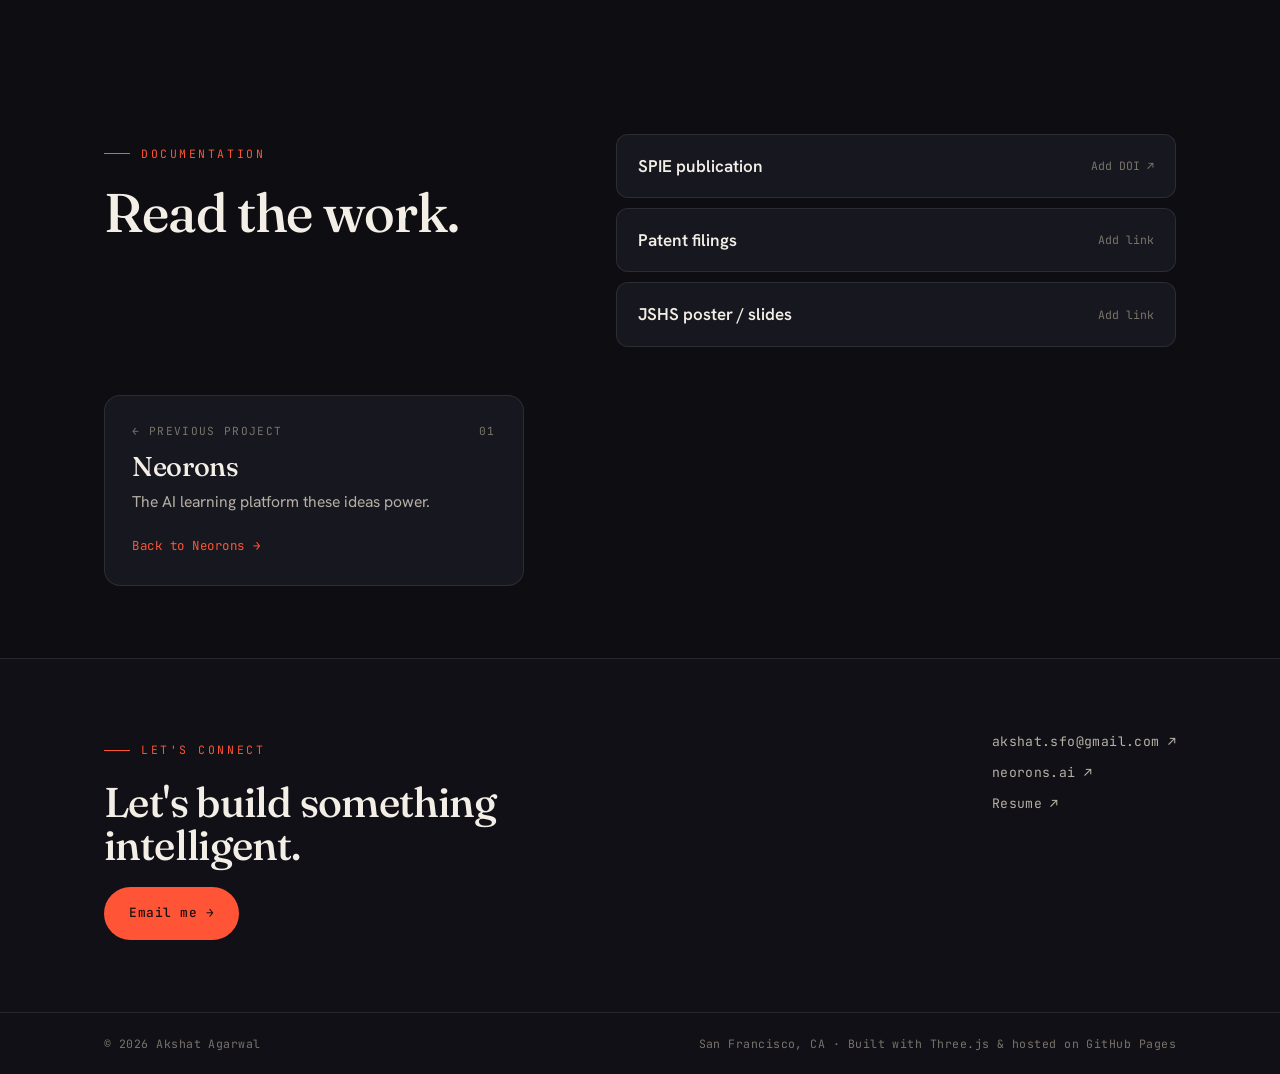
<file: portfolio/project-2.html>
<!doctype html>
<html lang="en">
<head>
  <meta charset="utf-8">
  <meta name="viewport" content="width=device-width, initial-scale=1">
  <title>Generative AI Research — Akshat Agarwal</title>
  <meta name="description" content="Applied generative AI research by Akshat Agarwal — education personalization and autonomous driving, with published work and patents.">
  <link rel="icon" href="images/favicon.svg" type="image/svg+xml">
  <link rel="preconnect" href="https://fonts.googleapis.com">
  <link rel="preconnect" href="https://fonts.gstatic.com" crossorigin>
  <link href="https://fonts.googleapis.com/css2?family=Fraunces:ital,opsz,wght@0,9..144,400;0,9..144,500;0,9..144,600;1,9..144,400;1,9..144,500&family=Hanken+Grotesk:wght@400;500;600;700&family=JetBrains+Mono:wght@400;500&display=swap" rel="stylesheet">
  <link rel="stylesheet" href="css/style.css">
  <noscript><style>.reveal{opacity:1!important;transform:none!important}.fade-up{opacity:1!important;transform:none!important}.hero h1 .ln>span{transform:none!important}</style></noscript>
</head>
<body>
  <div id="progress"></div>
  <canvas id="bg-canvas"></canvas>

  <div class="page">
    <header class="nav">
      <div class="nav__inner">
        <a class="brand" href="index.html">Akshat Agarwal<span class="dot">.</span></a>
        <button class="nav__toggle" aria-label="Toggle menu" aria-expanded="false"><span></span></button>
        <ul class="nav__links">
          <li><a href="index.html">Home</a></li>
          <li><a href="about.html">About</a></li>
          <li><a href="resume.html">Resume</a></li>
          <li><a href="projects.html" aria-current="page">Projects</a></li>
        </ul>
      </div>
    </header>

    <!-- HERO -->
    <section class="proj-hero wrap">
      <a class="back reveal" href="projects.html">← All projects</a>
      <p class="eyebrow reveal">Project 02 · Research</p>
      <h1 class="reveal">Generative AI research — from idea to patent.</h1>
      <p class="lead reveal" data-d="1" style="max-width:62ch;">Two applied research threads using generative AI: one personalizing educational content, one tackling perception for autonomous driving. Both were presented publicly, recognized nationally, and turned into patent filings — and one into a published SPIE paper.</p>
      <div class="proj-meta reveal" data-d="2">
        <div><span>Role</span><strong>Researcher &amp; Author</strong></div>
        <div><span>Output</span><strong>SPIE paper · 2 patents</strong></div>
        <div><span>Recognition</span><strong>JSHS Finalist · SPIE Young Author Award</strong></div>
        <div><span>Domains</span><strong>Education · Autonomy</strong></div>
      </div>
    </section>

    <!-- COVER -->
    <section class="wrap" style="padding-bottom:1rem;">
      <figure class="figure reveal">
        <img src="images/project-research.svg" alt="Generative AI research concept">
        <figcaption>FIG. 01 — Replace with a figure from your paper or poster.</figcaption>
      </figure>
    </section>

    <!-- THREAD 1 -->
    <section class="section wrap">
      <div class="split">
        <div class="reveal">
          <p class="eyebrow">Thread 01 · Education</p>
          <h2 class="headline">Personalizing learning with generative AI.</h2>
        </div>
        <div class="reveal" data-d="1">
          <p>This research explored how generative AI can tailor educational content to individual learners — the ideas that also power Neorons. I built and evaluated the approach, then presented it as an <strong>in-person finalist at JSHS</strong> (the Junior Science &amp; Humanities Symposium).</p>
          <p>The work went beyond a demo: it became a <strong>filed patent</strong>, formalizing the method for adapting content to a learner's needs.</p>
          <ul class="chips">
            <li>Generative AI personalization</li>
            <li>Multi-step reasoning</li>
            <li>JSHS Finalist &amp; presenter</li>
            <li>Patent filed</li>
          </ul>
        </div>
      </div>
    </section>

    <!-- THREAD 2 -->
    <section class="section--tight wrap">
      <div class="split">
        <div class="reveal">
          <p class="eyebrow">Thread 02 · Autonomy</p>
          <h2 class="headline">Generative AI for autonomous driving.</h2>
        </div>
        <div class="reveal" data-d="1">
          <p>In a second thread, I applied generative AI to challenges in autonomous driving. The research earned the <strong>SPIE Young Author Award</strong> and was <strong>published in SPIE</strong> — a peer-reviewed venue — with a related <strong>patent filing</strong>.</p>
          <p>Together, the two threads show a consistent method: take a hard real-world problem, apply generative and probabilistic models, validate the result, and protect and publish the contribution.</p>
          <ul class="chips">
            <li>Generative AI</li>
            <li>Probabilistic decision models</li>
            <li>Deep learning (PyTorch)</li>
            <li>SPIE Young Author Award</li>
            <li>Published + patent</li>
          </ul>
        </div>
      </div>
    </section>

    <!-- IMPACT -->
    <section class="stats">
      <div class="stats__grid wrap" style="padding-inline:0;">
        <div class="reveal">
          <div class="stat__num" data-count="2">0</div>
          <div class="stat__label">Patents filed</div>
        </div>
        <div class="reveal" data-d="1">
          <div class="stat__num"><span class="accent">1</span></div>
          <div class="stat__label">Peer-reviewed SPIE paper</div>
        </div>
        <div class="reveal" data-d="2">
          <div class="stat__num">JSHS</div>
          <div class="stat__label">National finalist &amp; presenter</div>
        </div>
        <div class="reveal" data-d="3">
          <div class="stat__num">SPIE</div>
          <div class="stat__label">Young Author Award</div>
        </div>
      </div>
    </section>

    <!-- GALLERY -->
    <section class="section wrap">
      <p class="eyebrow reveal">Figures</p>
      <h2 class="headline reveal" style="margin-bottom:2rem;">Method &amp; results.</h2>
      <div class="gallery">
        <figure class="figure reveal"><img src="images/p2-detail-1.svg" alt="Model architecture"><figcaption>Model architecture — swap for a real figure.</figcaption></figure>
        <figure class="figure reveal" data-d="1"><img src="images/p2-detail-2.svg" alt="Results"><figcaption>Results — swap for your charts.</figcaption></figure>
      </div>
    </section>

    <!-- LINKS -->
    <section class="section--tight wrap">
      <div class="split">
        <div class="reveal">
          <p class="eyebrow">Documentation</p>
          <h2 class="headline">Read the work.</h2>
        </div>
        <div class="reveal" data-d="1">
          <ul class="doc-list">
            <!-- ✏️ EDIT: paste the real SPIE DOI / patent / poster links, or delete -->
            <li><a href="#"><span class="label">SPIE publication</span><span class="meta">Add DOI ↗</span></a></li>
            <li><a href="#"><span class="label">Patent filings</span><span class="meta">Add link</span></a></li>
            <li><a href="#"><span class="label">JSHS poster / slides</span><span class="meta">Add link</span></a></li>
          </ul>
        </div>
      </div>

      <div style="display:flex; justify-content:flex-start; margin-top:3rem;">
        <a class="card reveal" href="project-1.html" style="max-width:420px; width:100%;">
          <div class="card__body">
            <div class="card__kicker"><span>← Previous project</span><span>01</span></div>
            <h3>Neorons</h3>
            <p>The AI learning platform these ideas power.</p>
            <span class="card__link">Back to Neorons <span class="arrow">→</span></span>
          </div>
        </a>
      </div>
    </section>

    <footer class="footer">
      <div class="footer__inner">
        <div>
          <p class="eyebrow">Let's connect</p>
          <h3>Let's build something intelligent.</h3>
          <a class="btn magnetic" href="mailto:akshat.sfo@gmail.com">Email me <span class="arrow">→</span></a>
        </div>
        <div class="links">
          <a href="mailto:akshat.sfo@gmail.com">akshat.sfo@gmail.com <span class="arrow">↗</span></a>
          <a href="https://neorons.ai" target="_blank" rel="noopener">neorons.ai <span class="arrow">↗</span></a>
          <a href="resume.html">Resume <span class="arrow">↗</span></a>
        </div>
      </div>
      <div class="footer__bottom">
        <div class="wrap">
          <span>© <span data-year></span> Akshat Agarwal</span>
          <span>San Francisco, CA · Built with Three.js &amp; hosted on GitHub Pages</span>
        </div>
      </div>
    </footer>
  </div>

  <script src="js/three.min.js"></script>
  <script src="js/scene.js"></script>
  <script src="js/main.js"></script>
</body>
</html>
</file>
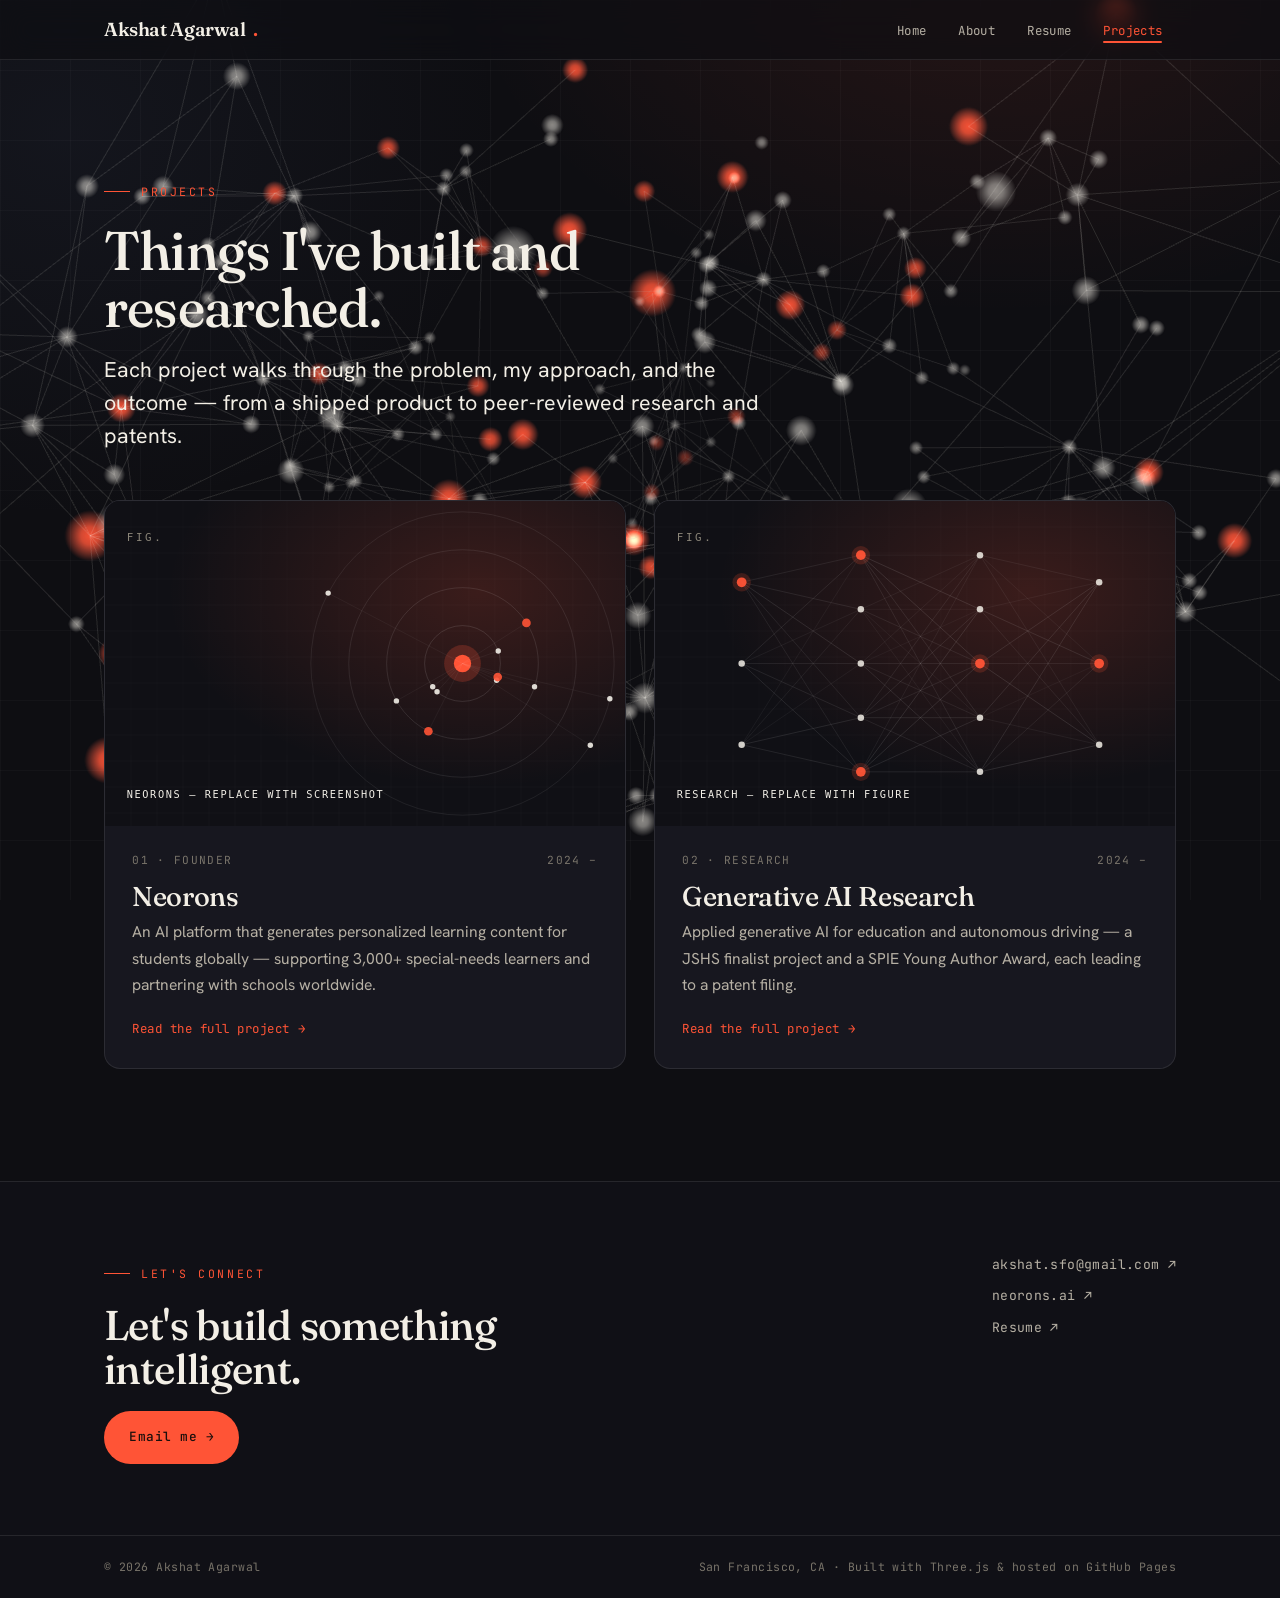
<file: portfolio/projects.html>
<!doctype html>
<html lang="en">
<head>
  <meta charset="utf-8">
  <meta name="viewport" content="width=device-width, initial-scale=1">
  <title>Projects — Akshat Agarwal</title>
  <meta name="description" content="Projects by Akshat Agarwal — Neorons and generative AI research.">
  <link rel="icon" href="images/favicon.svg" type="image/svg+xml">
  <link rel="preconnect" href="https://fonts.googleapis.com">
  <link rel="preconnect" href="https://fonts.gstatic.com" crossorigin>
  <link href="https://fonts.googleapis.com/css2?family=Fraunces:ital,opsz,wght@0,9..144,400;0,9..144,500;0,9..144,600;1,9..144,400;1,9..144,500&family=Hanken+Grotesk:wght@400;500;600;700&family=JetBrains+Mono:wght@400;500&display=swap" rel="stylesheet">
  <link rel="stylesheet" href="css/style.css">
  <noscript><style>.reveal{opacity:1!important;transform:none!important}.fade-up{opacity:1!important;transform:none!important}.hero h1 .ln>span{transform:none!important}</style></noscript>
</head>
<body>
  <div id="progress"></div>
  <canvas id="bg-canvas"></canvas>

  <div class="page">
    <header class="nav">
      <div class="nav__inner">
        <a class="brand" href="index.html">Akshat Agarwal<span class="dot">.</span></a>
        <button class="nav__toggle" aria-label="Toggle menu" aria-expanded="false"><span></span></button>
        <ul class="nav__links">
          <li><a href="index.html">Home</a></li>
          <li><a href="about.html">About</a></li>
          <li><a href="resume.html">Resume</a></li>
          <li><a href="projects.html" aria-current="page">Projects</a></li>
        </ul>
      </div>
    </header>

    <section class="section wrap">
      <p class="eyebrow reveal">Projects</p>
      <h2 class="headline reveal">Things I've built and researched.</h2>
      <p class="lead reveal" data-d="1" style="max-width:56ch; margin-top:1rem;">Each project walks through the problem, my approach, and the outcome — from a shipped product to peer-reviewed research and patents.</p>

      <div class="grid-2" style="margin-top:3rem;">
        <a class="card reveal" href="project-1.html">
          <div class="card__media"><img src="images/project-neorons.svg" alt="Neorons"></div>
          <div class="card__body">
            <div class="card__kicker"><span>01 · Founder</span><span>2024 –</span></div>
            <h3>Neorons</h3>
            <p>An AI platform that generates personalized learning content for students globally — supporting 3,000+ special-needs learners and partnering with schools worldwide.</p>
            <span class="card__link">Read the full project <span class="arrow">→</span></span>
          </div>
        </a>

        <a class="card reveal" data-d="1" href="project-2.html">
          <div class="card__media"><img src="images/project-research.svg" alt="Generative AI Research"></div>
          <div class="card__body">
            <div class="card__kicker"><span>02 · Research</span><span>2024 –</span></div>
            <h3>Generative AI Research</h3>
            <p>Applied generative AI for education and autonomous driving — a JSHS finalist project and a SPIE Young Author Award, each leading to a patent filing.</p>
            <span class="card__link">Read the full project <span class="arrow">→</span></span>
          </div>
        </a>
      </div>
    </section>

    <footer class="footer">
      <div class="footer__inner">
        <div>
          <p class="eyebrow">Let's connect</p>
          <h3>Let's build something intelligent.</h3>
          <a class="btn magnetic" href="mailto:akshat.sfo@gmail.com">Email me <span class="arrow">→</span></a>
        </div>
        <div class="links">
          <a href="mailto:akshat.sfo@gmail.com">akshat.sfo@gmail.com <span class="arrow">↗</span></a>
          <a href="https://neorons.ai" target="_blank" rel="noopener">neorons.ai <span class="arrow">↗</span></a>
          <a href="resume.html">Resume <span class="arrow">↗</span></a>
        </div>
      </div>
      <div class="footer__bottom">
        <div class="wrap">
          <span>© <span data-year></span> Akshat Agarwal</span>
          <span>San Francisco, CA · Built with Three.js &amp; hosted on GitHub Pages</span>
        </div>
      </div>
    </footer>
  </div>

  <script src="js/three.min.js"></script>
  <script src="js/scene.js"></script>
  <script src="js/main.js"></script>
</body>
</html>
</file>
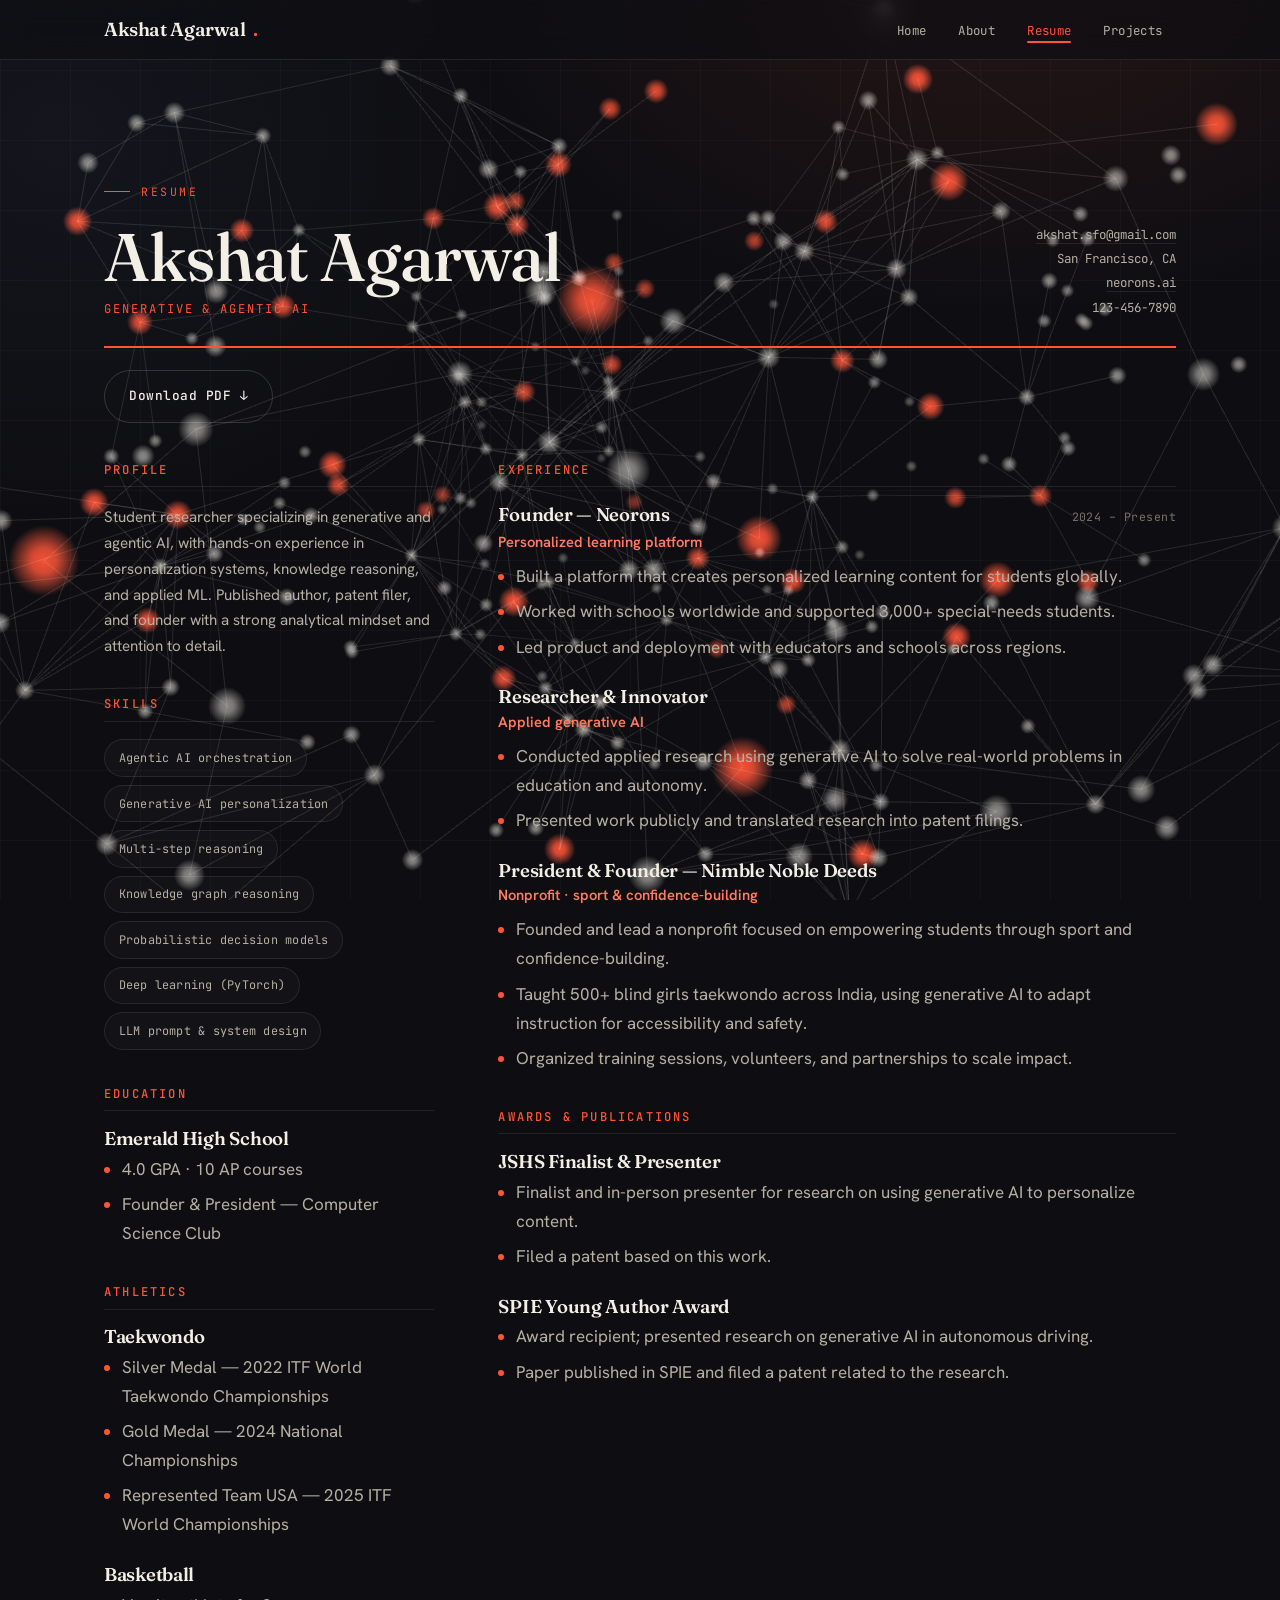
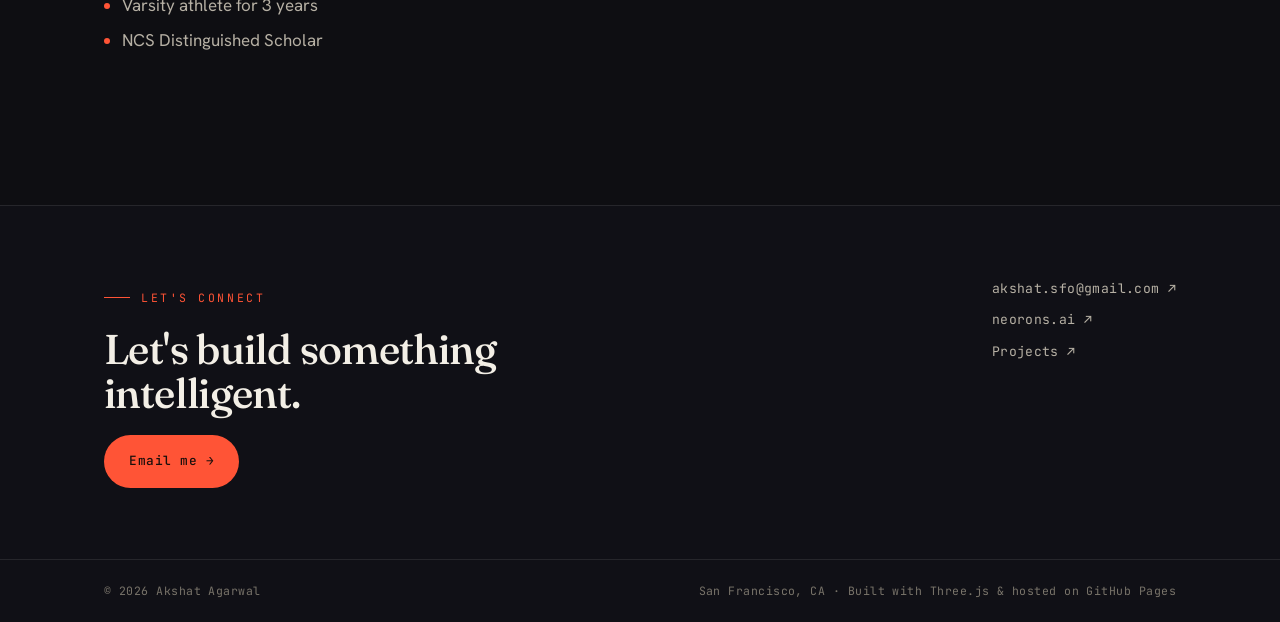
<file: portfolio/resume.html>
<!doctype html>
<html lang="en">
<head>
  <meta charset="utf-8">
  <meta name="viewport" content="width=device-width, initial-scale=1">
  <title>Resume — Akshat Agarwal</title>
  <meta name="description" content="Resume of Akshat Agarwal — AI researcher, founder, and athlete.">
  <link rel="icon" href="images/favicon.svg" type="image/svg+xml">
  <link rel="preconnect" href="https://fonts.googleapis.com">
  <link rel="preconnect" href="https://fonts.gstatic.com" crossorigin>
  <link href="https://fonts.googleapis.com/css2?family=Fraunces:ital,opsz,wght@0,9..144,400;0,9..144,500;0,9..144,600;1,9..144,400;1,9..144,500&family=Hanken+Grotesk:wght@400;500;600;700&family=JetBrains+Mono:wght@400;500&display=swap" rel="stylesheet">
  <link rel="stylesheet" href="css/style.css">
  <noscript><style>.reveal{opacity:1!important;transform:none!important}.fade-up{opacity:1!important;transform:none!important}.hero h1 .ln>span{transform:none!important}</style></noscript>
</head>
<body>
  <div id="progress"></div>
  <canvas id="bg-canvas"></canvas>

  <div class="page">
    <header class="nav">
      <div class="nav__inner">
        <a class="brand" href="index.html">Akshat Agarwal<span class="dot">.</span></a>
        <button class="nav__toggle" aria-label="Toggle menu" aria-expanded="false"><span></span></button>
        <ul class="nav__links">
          <li><a href="index.html">Home</a></li>
          <li><a href="about.html">About</a></li>
          <li><a href="resume.html" aria-current="page">Resume</a></li>
          <li><a href="projects.html">Projects</a></li>
        </ul>
      </div>
    </header>

    <section class="section wrap">
      <p class="eyebrow reveal">Resume</p>

      <div class="resume-head reveal">
        <div>
          <h1>Akshat Agarwal</h1>
          <p class="role">Generative &amp; Agentic AI</p>
        </div>
        <div class="contact">
          <a href="mailto:akshat.sfo@gmail.com">akshat.sfo@gmail.com</a><br>
          San Francisco, CA<br>
          <a href="https://neorons.ai" target="_blank" rel="noopener">neorons.ai</a><br>
          <!-- ✏️ EDIT: replace with your real phone, or delete this line -->
          123-456-7890
        </div>
      </div>

      <!-- Optional: add a file named resume.pdf to this folder, or delete this button -->
      <p style="margin-top:1.4rem;"><a class="btn btn--ghost magnetic" href="resume.pdf" target="_blank" rel="noopener">Download PDF <span class="arrow">↓</span></a></p>

      <div class="resume-grid">

        <!-- SIDEBAR -->
        <aside class="reveal">
          <div class="res-block">
            <h2>Profile</h2>
            <p style="font-size:.95rem;">Student researcher specializing in generative and agentic AI, with hands-on experience in personalization systems, knowledge reasoning, and applied ML. Published author, patent filer, and founder with a strong analytical mindset and attention to detail.</p>
          </div>

          <div class="res-block">
            <h2>Skills</h2>
            <ul class="chips">
              <li>Agentic AI orchestration</li>
              <li>Generative AI personalization</li>
              <li>Multi-step reasoning</li>
              <li>Knowledge graph reasoning</li>
              <li>Probabilistic decision models</li>
              <li>Deep learning (PyTorch)</li>
              <li>LLM prompt &amp; system design</li>
            </ul>
          </div>

          <div class="res-block">
            <h2>Education</h2>
            <div class="entry">
              <div class="entry__row"><h3>Emerald High School</h3></div>
              <ul>
                <li>4.0 GPA · 10 AP courses</li>
                <li>Founder &amp; President — Computer Science Club</li>
              </ul>
            </div>
          </div>

          <div class="res-block">
            <h2>Athletics</h2>
            <div class="entry">
              <div class="entry__row"><h3>Taekwondo</h3></div>
              <ul>
                <li>Silver Medal — 2022 ITF World Taekwondo Championships</li>
                <li>Gold Medal — 2024 National Championships</li>
                <li>Represented Team USA — 2025 ITF World Championships</li>
              </ul>
            </div>
            <div class="entry">
              <div class="entry__row"><h3>Basketball</h3></div>
              <ul>
                <li>Varsity athlete for 3 years</li>
                <li>NCS Distinguished Scholar</li>
              </ul>
            </div>
          </div>
        </aside>

        <!-- MAIN -->
        <div class="reveal" data-d="1">
          <div class="res-block">
            <h2>Experience</h2>

            <div class="entry">
              <div class="entry__row"><h3>Founder — Neorons</h3><span class="entry__date">2024 – Present</span></div>
              <p class="entry__org">Personalized learning platform</p>
              <ul>
                <li>Built a platform that creates personalized learning content for students globally.</li>
                <li>Worked with schools worldwide and supported 3,000+ special-needs students.</li>
                <li>Led product and deployment with educators and schools across regions.</li>
              </ul>
            </div>

            <div class="entry">
              <div class="entry__row"><h3>Researcher &amp; Innovator</h3></div>
              <p class="entry__org">Applied generative AI</p>
              <ul>
                <li>Conducted applied research using generative AI to solve real-world problems in education and autonomy.</li>
                <li>Presented work publicly and translated research into patent filings.</li>
              </ul>
            </div>

            <div class="entry">
              <div class="entry__row"><h3>President &amp; Founder — Nimble Noble Deeds</h3></div>
              <p class="entry__org">Nonprofit · sport &amp; confidence-building</p>
              <ul>
                <li>Founded and lead a nonprofit focused on empowering students through sport and confidence-building.</li>
                <li>Taught 500+ blind girls taekwondo across India, using generative AI to adapt instruction for accessibility and safety.</li>
                <li>Organized training sessions, volunteers, and partnerships to scale impact.</li>
              </ul>
            </div>
          </div>

          <div class="res-block">
            <h2>Awards &amp; Publications</h2>
            <div class="entry">
              <div class="entry__row"><h3>JSHS Finalist &amp; Presenter</h3></div>
              <ul>
                <li>Finalist and in-person presenter for research on using generative AI to personalize content.</li>
                <li>Filed a patent based on this work.</li>
              </ul>
            </div>
            <div class="entry">
              <div class="entry__row"><h3>SPIE Young Author Award</h3></div>
              <ul>
                <li>Award recipient; presented research on generative AI in autonomous driving.</li>
                <li>Paper published in SPIE and filed a patent related to the research.</li>
              </ul>
            </div>
          </div>
        </div>

      </div>
    </section>

    <footer class="footer">
      <div class="footer__inner">
        <div>
          <p class="eyebrow">Let's connect</p>
          <h3>Let's build something intelligent.</h3>
          <a class="btn magnetic" href="mailto:akshat.sfo@gmail.com">Email me <span class="arrow">→</span></a>
        </div>
        <div class="links">
          <a href="mailto:akshat.sfo@gmail.com">akshat.sfo@gmail.com <span class="arrow">↗</span></a>
          <a href="https://neorons.ai" target="_blank" rel="noopener">neorons.ai <span class="arrow">↗</span></a>
          <a href="projects.html">Projects <span class="arrow">↗</span></a>
        </div>
      </div>
      <div class="footer__bottom">
        <div class="wrap">
          <span>© <span data-year></span> Akshat Agarwal</span>
          <span>San Francisco, CA · Built with Three.js &amp; hosted on GitHub Pages</span>
        </div>
      </div>
    </footer>
  </div>

  <script src="js/three.min.js"></script>
  <script src="js/scene.js"></script>
  <script src="js/main.js"></script>
</body>
</html>
</file>
<file: portfolio/css/style.css>
/* =========================================================
   Akshat Agarwal — portfolio
   Theme: dark "research lab" · deep ink · vermillion accent
   Fraunces (display) · Hanken Grotesk (body) · JetBrains Mono (labels)
   ========================================================= */

:root {
  --bg:        #0e0e12;
  --bg-1:      #121218;   /* panel */
  --bg-2:      #17171f;   /* card */
  --bg-3:      #20202b;   /* card hover */
  --line:      rgba(255,255,255,.09);
  --line-2:    rgba(255,255,255,.16);
  --text:      #f3efe6;
  --text-2:    #b6b0a4;
  --text-3:    #79746a;
  --accent:    #ff5436;
  --accent-2:  #ff7a5f;
  --accent-soft: rgba(255,84,54,.13);
  --accent-line: rgba(255,84,54,.42);

  --maxw: 1200px;
  --pad: clamp(1.25rem, 5vw, 4rem);

  --font-display: "Fraunces", Georgia, serif;
  --font-body: "Hanken Grotesk", system-ui, sans-serif;
  --font-mono: "JetBrains Mono", ui-monospace, monospace;

  --shadow: 0 10px 30px -12px rgba(0,0,0,.6);
  --shadow-lg: 0 30px 70px -28px rgba(0,0,0,.85);
  --glow: 0 0 0 1px var(--accent-line), 0 18px 50px -18px rgba(255,84,54,.35);
  --radius: 16px;
  --ease: cubic-bezier(.22,.7,.2,1);
}

* { box-sizing: border-box; }
html { scroll-behavior: smooth; -webkit-text-size-adjust: 100%; }

body {
  margin: 0;
  color: var(--text);
  background-color: var(--bg);
  background-image:
    radial-gradient(900px 600px at 78% -5%, rgba(255,84,54,.10), transparent 60%),
    radial-gradient(800px 700px at 5% 15%, rgba(90,110,160,.08), transparent 55%),
    linear-gradient(to right, rgba(255,255,255,.022) 1px, transparent 1px),
    linear-gradient(to bottom, rgba(255,255,255,.022) 1px, transparent 1px);
  background-size: auto, auto, 70px 70px, 70px 70px;
  background-attachment: fixed;
  font-family: var(--font-body);
  font-size: 17px;
  line-height: 1.7;
  -webkit-font-smoothing: antialiased;
  text-rendering: optimizeLegibility;
  overflow-x: hidden;
}

img { max-width: 100%; display: block; }
a { color: inherit; }
::selection { background: var(--accent); color: #14110f; }

/* 3D background canvas */
#bg-canvas {
  position: fixed; inset: 0; z-index: 0;
  width: 100%; height: 100%;
  pointer-events: none;
}
.page { position: relative; z-index: 1; }

/* scroll progress */
#progress {
  position: fixed; top: 0; left: 0; height: 2px; width: 0%;
  background: linear-gradient(90deg, var(--accent), var(--accent-2));
  z-index: 100; transition: width .1s linear;
  box-shadow: 0 0 12px var(--accent);
}

/* ---------- Layout ---------- */
.wrap { width: 100%; max-width: var(--maxw); margin-inline: auto; padding-inline: var(--pad); }
.section { padding-block: clamp(3.5rem, 9vw, 7rem); position: relative; }
.section--tight { padding-block: clamp(2.5rem, 6vw, 4.5rem); position: relative; }

.eyebrow {
  font-family: var(--font-mono); font-size: .72rem; letter-spacing: .22em;
  text-transform: uppercase; color: var(--accent);
  display: inline-flex; align-items: center; gap: .7rem; margin: 0 0 1.3rem;
}
.eyebrow::before { content: ""; width: 26px; height: 1px; background: var(--accent); }

h1,h2,h3,h4 { font-family: var(--font-display); font-weight: 500; line-height: 1.05; letter-spacing: -.015em; margin: 0; color: var(--text); }
h2.headline { font-size: clamp(2rem, 4.8vw, 3.4rem); max-width: 20ch; }
h3 { font-size: clamp(1.3rem, 2.4vw, 1.7rem); }

p { margin: 0 0 1.1rem; color: var(--text-2); }
p.lead { font-size: clamp(1.1rem, 1.8vw, 1.34rem); color: var(--text); line-height: 1.55; }
.muted { color: var(--text-3); }
strong { color: var(--text); font-weight: 700; }
a.inline { color: var(--accent); text-decoration: none; border-bottom: 1px solid var(--accent-line); transition: color .2s, border-color .2s; }
a.inline:hover { color: var(--accent-2); }

/* ---------- Buttons ---------- */
.btn {
  display: inline-flex; align-items: center; gap: .55rem;
  font-family: var(--font-mono); font-size: .8rem; letter-spacing: .04em;
  text-decoration: none; cursor: pointer; padding: .9rem 1.5rem; border-radius: 999px;
  border: 1px solid transparent; background: var(--accent); color: #1a0f0c; font-weight: 500;
  transition: transform .25s var(--ease), box-shadow .3s var(--ease), background .25s, color .25s;
  will-change: transform;
}
.btn:hover { box-shadow: var(--glow); background: var(--accent-2); }
.btn--ghost { background: transparent; color: var(--text); border-color: var(--line-2); }
.btn--ghost:hover { background: rgba(255,255,255,.05); border-color: var(--text); box-shadow: none; }
.btn .arrow { transition: transform .25s var(--ease); }
.btn:hover .arrow { transform: translateX(4px); }

/* ---------- Nav ---------- */
.nav {
  position: sticky; top: 0; z-index: 60;
  backdrop-filter: saturate(140%) blur(14px);
  background: color-mix(in srgb, var(--bg) 72%, transparent);
  border-bottom: 1px solid var(--line);
}
.nav__inner { max-width: var(--maxw); margin-inline: auto; padding: .85rem var(--pad);
  display: flex; align-items: center; justify-content: space-between; }
.brand { font-family: var(--font-display); font-weight: 600; font-size: 1.18rem; letter-spacing: -.02em;
  text-decoration: none; color: var(--text); display: inline-flex; align-items: baseline; gap: .45rem; }
.brand .dot { color: var(--accent); }
.nav__links { display: flex; align-items: center; gap: .3rem; list-style: none; margin: 0; padding: 0; }
.nav__links a { text-decoration: none; color: var(--text-2);
  font-family: var(--font-mono); font-size: .78rem; letter-spacing: .03em;
  padding: .5rem .85rem; border-radius: 999px; position: relative;
  transition: color .2s var(--ease), background .2s var(--ease); }
.nav__links a:hover { color: var(--text); background: rgba(255,255,255,.05); }
.nav__links a[aria-current="page"] { color: var(--accent); }
.nav__links a[aria-current="page"]::after { content: ""; position: absolute; left: .85rem; right: .85rem; bottom: .28rem; height: 1.5px; background: var(--accent); border-radius: 2px; }
.nav__toggle { display: none; border: 1px solid var(--line-2); background: var(--bg-1);
  width: 42px; height: 42px; border-radius: 11px; cursor: pointer; padding: 0; align-items: center; justify-content: center; }
.nav__toggle span, .nav__toggle span::before, .nav__toggle span::after { content: ""; display: block; width: 18px; height: 2px; background: var(--text); border-radius: 2px; transition: transform .3s var(--ease), opacity .2s; }
.nav__toggle span { position: relative; }
.nav__toggle span::before { position: absolute; top: -6px; }
.nav__toggle span::after { position: absolute; top: 6px; }
.nav.open .nav__toggle span { background: transparent; }
.nav.open .nav__toggle span::before { transform: translateY(6px) rotate(45deg); }
.nav.open .nav__toggle span::after { transform: translateY(-6px) rotate(-45deg); }

@media (max-width: 780px) {
  .nav__toggle { display: inline-flex; }
  .nav__links { position: absolute; top: 100%; left: 0; right: 0; flex-direction: column; align-items: stretch; gap: .2rem;
    background: color-mix(in srgb, var(--bg) 96%, transparent); border-bottom: 1px solid var(--line);
    padding: .6rem var(--pad) 1.1rem; transform: translateY(-12px); opacity: 0; pointer-events: none;
    transition: transform .3s var(--ease), opacity .3s var(--ease); }
  .nav.open .nav__links { transform: none; opacity: 1; pointer-events: auto; }
  .nav__links a { font-size: .95rem; padding: .75rem .9rem; }
  .nav__links a[aria-current="page"]::after { display: none; }
}

/* ---------- Hero ---------- */
.hero { position: relative; min-height: clamp(560px, 92vh, 900px); display: flex; align-items: center; }
.hero__inner { padding-block: clamp(3rem, 8vw, 6rem); width: 100%; }
.hero__tag { font-family: var(--font-mono); font-size: .74rem; letter-spacing: .2em; text-transform: uppercase;
  color: var(--text-2); display: inline-flex; align-items: center; gap: .6rem; margin-bottom: 1.8rem; }
.hero__tag .pulse { width: 8px; height: 8px; border-radius: 50%; background: var(--accent); box-shadow: 0 0 0 0 var(--accent); animation: pulse 2.4s infinite; }
@keyframes pulse { 0%{box-shadow:0 0 0 0 rgba(255,84,54,.55);} 70%{box-shadow:0 0 0 13px transparent;} 100%{box-shadow:0 0 0 0 transparent;} }
.hero h1 { font-size: clamp(3rem, 11vw, 8.2rem); font-weight: 500; line-height: .92; letter-spacing: -.035em; margin: 0 0 1.5rem; }
.hero h1 .ln { display: block; overflow: hidden; }
.hero h1 .ln > span { display: block; }
.hero__sub { max-width: 50ch; }
.hero__cta { display: flex; flex-wrap: wrap; gap: .8rem; margin-top: 2rem; }
.hero__roles { margin-top: 2.4rem; display: flex; flex-wrap: wrap; gap: .6rem 1.6rem; font-family: var(--font-mono); font-size: .76rem; letter-spacing: .08em; text-transform: uppercase; color: var(--text-3); }
.hero__roles span { display: inline-flex; align-items: center; gap: .6rem; }
.hero__roles span::before { content: ""; width: 5px; height: 5px; background: var(--accent); border-radius: 50%; }
.scrollcue { position: absolute; left: 50%; bottom: 1.6rem; transform: translateX(-50%);
  font-family: var(--font-mono); font-size: .64rem; letter-spacing: .3em; text-transform: uppercase; color: var(--text-3);
  display: flex; flex-direction: column; align-items: center; gap: .6rem; }
.scrollcue .bar { width: 1px; height: 36px; background: linear-gradient(var(--text-3), transparent); animation: cue 2s var(--ease) infinite; transform-origin: top; }
@keyframes cue { 0%{transform:scaleY(.3);opacity:.3;} 50%{transform:scaleY(1);opacity:1;} 100%{transform:scaleY(.3);opacity:.3;} }
@media (max-width:780px){ .scrollcue{ display:none; } }

/* ---------- Stats band ---------- */
.stats { border-block: 1px solid var(--line); background: color-mix(in srgb, var(--bg-1) 70%, transparent); }
.stats__grid { display: grid; grid-template-columns: repeat(4, 1fr); }
.stats__grid > div { padding: clamp(1.6rem,4vw,2.6rem) clamp(1rem,2.5vw,1.6rem); border-left: 1px solid var(--line); }
.stats__grid > div:first-child { border-left: none; }
.stat__num { font-family: var(--font-display); font-weight: 500; font-size: clamp(2rem,5vw,3.4rem); line-height: 1; letter-spacing: -.02em; }
.stat__num .accent { color: var(--accent); }
.stat__label { font-family: var(--font-mono); font-size: .68rem; letter-spacing: .12em; text-transform: uppercase; color: var(--text-3); margin-top: .7rem; }
@media (max-width: 760px){ .stats__grid { grid-template-columns: repeat(2, 1fr); }
  .stats__grid > div:nth-child(3) { border-left: none; } 
  .stats__grid > div:nth-child(odd) { border-left: none; }
  .stats__grid > div:nth-child(n+3) { border-top: 1px solid var(--line); } }

/* ---------- Marquee ---------- */
.strip { border-bottom: 1px solid var(--line); overflow: hidden; }
.strip__track { display: flex; gap: 0; white-space: nowrap; animation: marquee 32s linear infinite; }
.strip__track span { font-family: var(--font-mono); font-size: .82rem; letter-spacing: .1em; text-transform: uppercase; color: var(--text-2); padding: .95rem 0; display: inline-flex; align-items: center; }
.strip__track span::after { content: "✦"; color: var(--accent); margin: 0 2.2rem; font-size: .7rem; }
@keyframes marquee { to { transform: translateX(-50%); } }

/* ---------- Cards / projects ---------- */
.grid-2 { display: grid; gap: clamp(1.2rem, 3vw, 1.8rem); grid-template-columns: repeat(2, 1fr); }
@media (max-width: 800px){ .grid-2 { grid-template-columns: 1fr; } }

.card { background: var(--bg-2); border: 1px solid var(--line); border-radius: var(--radius);
  overflow: hidden; text-decoration: none; display: flex; flex-direction: column;
  transition: transform .4s var(--ease), box-shadow .4s var(--ease), border-color .4s var(--ease); will-change: transform; }
.card:hover { transform: translateY(-6px); box-shadow: var(--shadow-lg); border-color: var(--line-2); }
.card__media { aspect-ratio: 16/10; overflow: hidden; background: var(--bg-1); position: relative; }
.card__media img { width: 100%; height: 100%; object-fit: cover; transition: transform .6s var(--ease); }
.card:hover .card__media img { transform: scale(1.05); }
.card__body { padding: 1.6rem 1.7rem 1.8rem; flex: 1; display: flex; flex-direction: column; }
.card__kicker { font-family: var(--font-mono); font-size: .7rem; letter-spacing: .12em; text-transform: uppercase; color: var(--text-3); margin-bottom: .7rem; display: flex; justify-content: space-between; gap: 1rem; }
.card h3 { margin-bottom: .55rem; }
.card p { font-size: .98rem; margin-bottom: 1.2rem; color: var(--text-2); }
.card__link { margin-top: auto; font-family: var(--font-mono); font-size: .78rem; letter-spacing: .04em; color: var(--accent); display: inline-flex; align-items: center; gap: .5rem; }
.card__link .arrow { transition: transform .25s var(--ease); }
.card:hover .card__link .arrow { transform: translateX(5px); }

/* ---------- Split ---------- */
.split { display: grid; grid-template-columns: minmax(0,1fr) minmax(0,1.25fr); gap: clamp(1.8rem,5vw,4rem); align-items: start; }
@media (max-width: 900px){ .split { grid-template-columns: 1fr; } }

.figure { border: 1px solid var(--line); border-radius: var(--radius); overflow: hidden; background: var(--bg-2); box-shadow: var(--shadow); }
.figure img { width: 100%; }
.figure figcaption { font-family: var(--font-mono); font-size: .72rem; letter-spacing: .03em; color: var(--text-3); padding: .85rem 1.1rem; border-top: 1px solid var(--line); }

/* circular portrait */
.portrait { position: relative; width: min(360px, 80%); margin-inline: auto; }
.portrait img { width: 100%; border-radius: 50%; display: block; }
.portrait::before { content: ""; position: absolute; inset: -14px; border-radius: 50%; border: 1px solid var(--line-2); }
.portrait::after { content: ""; position: absolute; inset: -14px; border-radius: 50%;
  background: conic-gradient(from 200deg, transparent 0 65%, var(--accent) 78%, transparent 88%); -webkit-mask: radial-gradient(farthest-side, transparent calc(100% - 2px), #000 calc(100% - 1px)); mask: radial-gradient(farthest-side, transparent calc(100% - 2px), #000 calc(100% - 1px)); animation: spin 14s linear infinite; }
@keyframes spin { to { transform: rotate(360deg); } }

/* ---------- Chips ---------- */
.chips { display: flex; flex-wrap: wrap; gap: .5rem; padding: 0; margin: 0; list-style: none; }
.chips li { font-family: var(--font-mono); font-size: .74rem; letter-spacing: .02em; padding: .48rem .85rem;
  border: 1px solid var(--line); border-radius: 999px; background: rgba(255,255,255,.025); color: var(--text-2);
  transition: border-color .2s, color .2s, background .2s; }
.chips li:hover { border-color: var(--accent-line); color: var(--text); background: var(--accent-soft); }

/* ---------- Facts ---------- */
.facts { list-style: none; margin: 0; padding: 0; display: grid; gap: 0; }
.facts li { display: grid; grid-template-columns: 10rem 1fr; gap: 1rem; padding: .85rem 0; border-bottom: 1px solid var(--line); }
.facts li span { font-family: var(--font-mono); font-size: .7rem; letter-spacing: .1em; text-transform: uppercase; color: var(--text-3); padding-top: .2rem; }
.facts li strong { font-weight: 600; color: var(--text); }
@media (max-width: 480px){ .facts li { grid-template-columns: 1fr; gap: .15rem; } }

/* ---------- Resume ---------- */
.resume-head { display: flex; flex-wrap: wrap; gap: 1.5rem 2rem; align-items: flex-end; justify-content: space-between; padding-bottom: 1.6rem; border-bottom: 2px solid var(--accent); }
.resume-head h1 { font-size: clamp(2.4rem, 6vw, 4.2rem); font-weight: 500; }
.resume-head .role { margin: .4rem 0 0; font-family: var(--font-mono); font-size: .76rem; letter-spacing: .16em; text-transform: uppercase; color: var(--accent); }
.resume-head .contact { font-family: var(--font-mono); font-size: .78rem; line-height: 1.95; color: var(--text-2); text-align: right; }
.resume-head .contact a { color: var(--text-2); text-decoration: none; border-bottom: 1px solid var(--line); }
.resume-head .contact a:hover { color: var(--accent); border-color: var(--accent); }
@media (max-width:560px){ .resume-head .contact { text-align: left; } }

.resume-grid { display: grid; grid-template-columns: minmax(0,1fr) minmax(0,2.05fr); gap: clamp(2rem,5vw,4rem); margin-top: 2.6rem; }
@media (max-width: 900px){ .resume-grid { grid-template-columns: 1fr; } }
.res-block { margin-bottom: 2.4rem; }
.res-block > h2 { font-family: var(--font-mono); font-size: .76rem; letter-spacing: .18em; text-transform: uppercase; color: var(--accent); font-weight: 500; margin-bottom: 1.1rem; padding-bottom: .6rem; border-bottom: 1px solid var(--line); }
.entry { margin-bottom: 1.6rem; }
.entry__row { display: grid; grid-template-columns: 1fr auto; gap: .4rem 1rem; align-items: baseline; }
.entry__row h3 { font-size: 1.16rem; font-weight: 600; }
.entry__date { font-family: var(--font-mono); font-size: .72rem; letter-spacing: .04em; color: var(--text-3); white-space: nowrap; }
.entry__org { font-family: var(--font-body); font-weight: 600; color: var(--accent-2); font-size: .92rem; margin: .15rem 0 .5rem; }
.entry ul { margin: .4rem 0 0; padding-left: 1.1rem; }
.entry ul li { margin-bottom: .4rem; color: var(--text-2); }
.entry ul li::marker { color: var(--accent); }
@media (max-width: 480px){ .entry__row { grid-template-columns: 1fr; } }

/* ---------- Project detail ---------- */
.proj-hero { padding-block: clamp(2.5rem,7vw,5rem) clamp(1.5rem,4vw,2.5rem); }
.proj-hero .back { font-family: var(--font-mono); font-size: .74rem; letter-spacing: .05em; color: var(--text-3); text-decoration: none; display: inline-flex; align-items: center; gap: .4rem; margin-bottom: 1.6rem; transition: color .2s; }
.proj-hero .back:hover { color: var(--accent); }
.proj-hero h1 { font-size: clamp(2.4rem,6.5vw,4.6rem); font-weight: 500; max-width: 17ch; margin-bottom: 1.4rem; }
.proj-meta { display: flex; flex-wrap: wrap; gap: 1.4rem 2.8rem; padding-block: 1.3rem; border-block: 1px solid var(--line); }
.proj-meta div span { display: block; font-family: var(--font-mono); font-size: .64rem; letter-spacing: .16em; text-transform: uppercase; color: var(--text-3); margin-bottom: .3rem; }
.proj-meta div strong { font-weight: 600; }
.gallery { display: grid; grid-template-columns: repeat(2,1fr); gap: clamp(.8rem,2vw,1.4rem); }
@media (max-width:640px){ .gallery { grid-template-columns: 1fr; } }

.doc-list { list-style: none; margin: 0; padding: 0; display: grid; gap: .6rem; }
.doc-list a { display: flex; align-items: center; justify-content: space-between; gap: 1rem; text-decoration: none;
  padding: 1.05rem 1.3rem; border: 1px solid var(--line); border-radius: 12px; background: var(--bg-2); color: var(--text);
  transition: transform .25s var(--ease), border-color .25s, background .25s; }
.doc-list a:hover { transform: translateX(5px); border-color: var(--accent-line); background: var(--bg-3); }
.doc-list .label { font-weight: 600; }
.doc-list .meta { font-family: var(--font-mono); font-size: .72rem; color: var(--text-3); }

/* ---------- Callout ---------- */
.callout { background: var(--accent-soft); border: 1px solid var(--accent-line); border-radius: var(--radius); padding: 1.5rem 1.7rem; }
.callout p:last-child { margin-bottom: 0; }
.callout strong { color: var(--accent-2); }

/* ---------- Footer ---------- */
.footer { border-top: 1px solid var(--line); background: color-mix(in srgb, var(--bg-1) 80%, transparent); position: relative; z-index: 1; }
.footer__inner { max-width: var(--maxw); margin-inline: auto; padding: clamp(2.5rem,6vw,4.5rem) var(--pad); display: flex; flex-wrap: wrap; gap: 2rem; justify-content: space-between; align-items: flex-start; }
.footer h3 { font-size: clamp(1.7rem,4vw,2.6rem); font-weight: 500; max-width: 15ch; margin-bottom: 1.2rem; }
.footer .links { display: flex; flex-direction: column; gap: .55rem; }
.footer .links a { font-family: var(--font-mono); font-size: .82rem; letter-spacing: .03em; text-decoration: none; color: var(--text-2); display: inline-flex; align-items: center; gap: .5rem; width: fit-content; transition: color .2s; }
.footer .links a:hover { color: var(--accent); }
.footer .links a .arrow { transition: transform .25s var(--ease); }
.footer .links a:hover .arrow { transform: translate(3px,-3px); }
.footer__bottom { border-top: 1px solid var(--line); }
.footer__bottom .wrap { display: flex; flex-wrap: wrap; gap: .8rem; justify-content: space-between; padding-block: 1.3rem; }
.footer__bottom span { font-family: var(--font-mono); font-size: .72rem; letter-spacing: .04em; color: var(--text-3); }

/* ---------- Motion ---------- */
.reveal { opacity: 0; transform: translateY(26px); transition: opacity .8s var(--ease), transform .8s var(--ease); }
.reveal.in { opacity: 1; transform: none; }
.reveal[data-d="1"]{ transition-delay:.08s } .reveal[data-d="2"]{ transition-delay:.16s }
.reveal[data-d="3"]{ transition-delay:.24s } .reveal[data-d="4"]{ transition-delay:.32s }

.fade-up { opacity: 0; transform: translateY(22px); animation: fadeUp 1s var(--ease) forwards; }
@keyframes fadeUp { to { opacity: 1; transform: none; } }
.d1{animation-delay:.1s}.d2{animation-delay:.24s}.d3{animation-delay:.4s}.d4{animation-delay:.56s}.d5{animation-delay:.72s}

/* hero line mask reveal */
.hero h1 .ln > span { transform: translateY(105%); animation: lineUp 1s var(--ease) forwards; }
.hero h1 .ln:nth-child(1) > span { animation-delay: .15s; }
.hero h1 .ln:nth-child(2) > span { animation-delay: .3s; }
@keyframes lineUp { to { transform: none; } }

@media (prefers-reduced-motion: reduce) {
  *, *::before, *::after { animation: none !important; transition: none !important; }
  .reveal { opacity: 1; transform: none; }
  .fade-up { opacity: 1; transform: none; }
  .hero h1 .ln > span { transform: none; }
  html { scroll-behavior: auto; }
}

/* scrollbar */
::-webkit-scrollbar { width: 11px; }
::-webkit-scrollbar-track { background: var(--bg); }
::-webkit-scrollbar-thumb { background: #2a2a34; border-radius: 8px; border: 3px solid var(--bg); }
::-webkit-scrollbar-thumb:hover { background: #38384422; background-color: var(--accent); }
</file>
